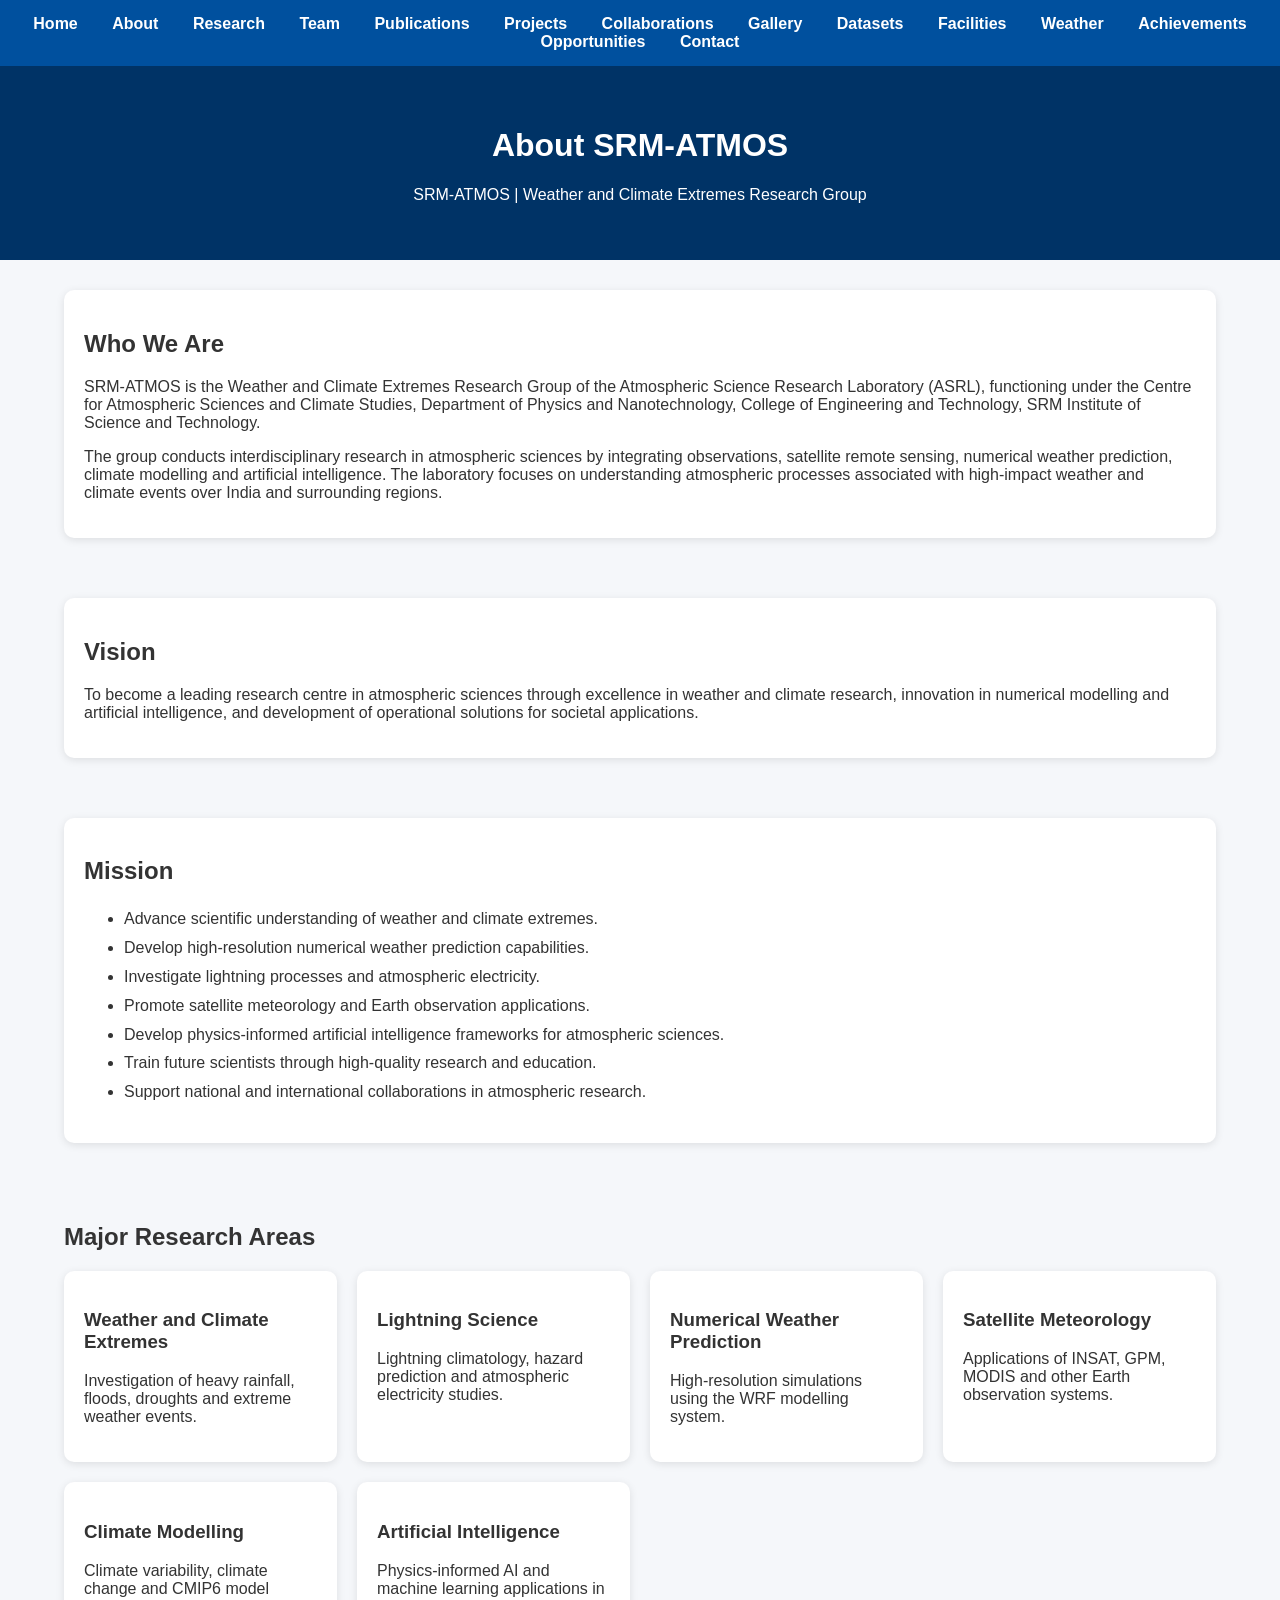
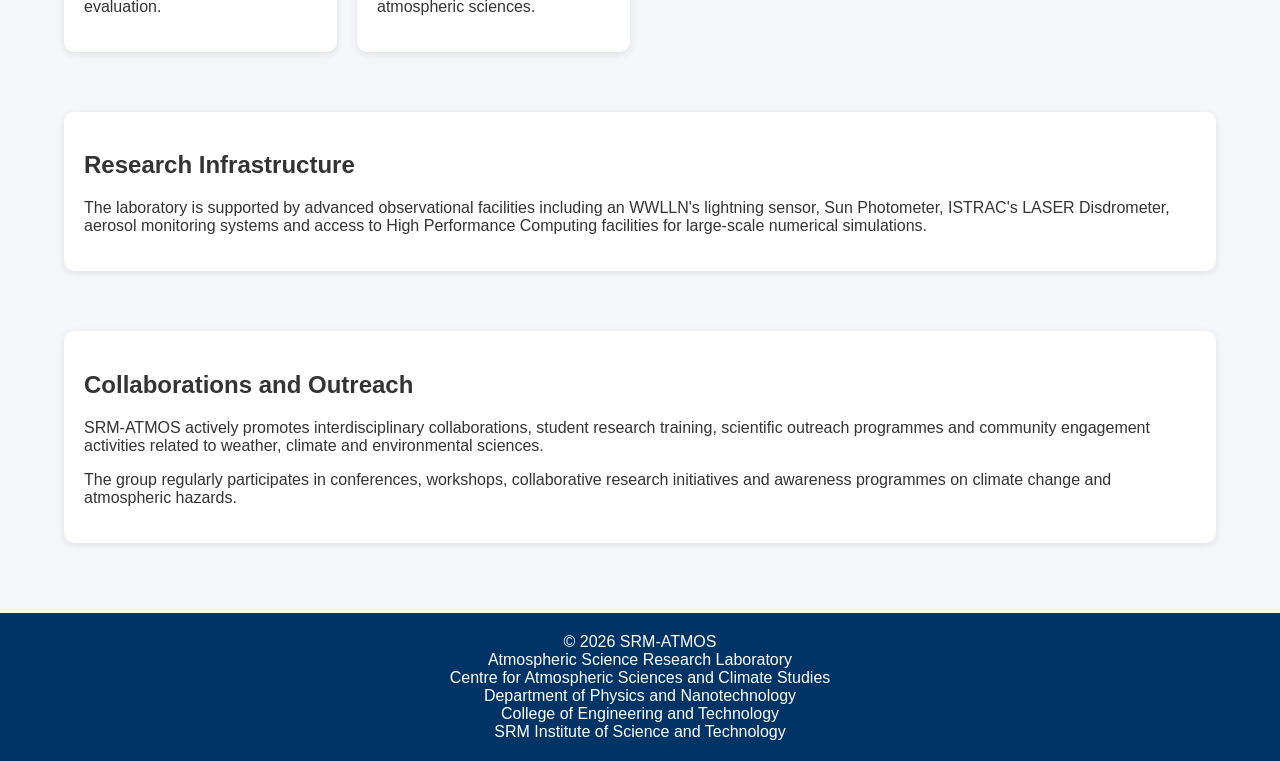
<file: about.html>
<!DOCTYPE html>

<html>

<head>

    <title>About - SRM-ATMOS</title>

    <link rel="stylesheet" href="css/style.css">

    <link rel="icon" href="images/logo.png">

    <meta charset="UTF-8">

    <meta name="viewport" content="width=device-width, initial-scale=1.0">

</head>

<body>

<nav>

    <a href="index.html">Home</a>
    <a href="about.html">About</a>
    <a href="research.html">Research</a>
    <a href="team.html">Team</a>
    <a href="publications.html">Publications</a>
    <a href="projects.html">Projects</a>
    <a href="collaborations.html">Collaborations</a>
    <a href="gallery.html">Gallery</a>
    <a href="datasets.html">Datasets</a>
    <a href="facilities.html">Facilities</a>
    <a href="weather.html">Weather</a>
    <a href="achievements.html">Achievements</a>
    <a href="opportunities.html">Opportunities</a>
    <a href="contact.html">Contact</a>

</nav>

<header>

<h1>About SRM-ATMOS</h1>

 <p>SRM-ATMOS | Weather and Climate Extremes Research Group</p>
</header>

<div class="container">

<section class="section">

<div class="card">

<h2>Who We Are</h2>

<p>
SRM-ATMOS is the Weather and Climate Extremes Research Group of the Atmospheric Science Research Laboratory (ASRL), functioning under the Centre for Atmospheric Sciences and Climate Studies, Department of Physics and Nanotechnology, College of Engineering and Technology, SRM Institute of Science and Technology.
</p>

<p>
The group conducts interdisciplinary research in atmospheric sciences by integrating observations, satellite remote sensing, numerical weather prediction, climate modelling and artificial intelligence. The laboratory focuses on understanding atmospheric processes associated with high-impact weather and climate events over India and surrounding regions.
</p>

</div>

</section>

<section class="section">

<div class="card">

<h2>Vision</h2>

<p>
To become a leading research centre in atmospheric sciences through excellence in weather and climate research, innovation in numerical modelling and artificial intelligence, and development of operational solutions for societal applications.
</p>

</div>

</section>

<section class="section">

<div class="card">

<h2>Mission</h2>

<ul>

<li>Advance scientific understanding of weather and climate extremes.</li>

<li>Develop high-resolution numerical weather prediction capabilities.</li>

<li>Investigate lightning processes and atmospheric electricity.</li>

<li>Promote satellite meteorology and Earth observation applications.</li>

<li>Develop physics-informed artificial intelligence frameworks for atmospheric sciences.</li>

<li>Train future scientists through high-quality research and education.</li>

<li>Support national and international collaborations in atmospheric research.</li>

</ul>

</div>

</section>

<section class="section">

<h2>Major Research Areas</h2>

<div class="grid">

<div class="card">
<h3>Weather and Climate Extremes</h3>
<p>Investigation of heavy rainfall, floods, droughts and extreme weather events.</p>
</div>

<div class="card">
<h3>Lightning Science</h3>
<p>Lightning climatology, hazard prediction and atmospheric electricity studies.</p>
</div>

<div class="card">
<h3>Numerical Weather Prediction</h3>
<p>High-resolution simulations using the WRF modelling system.</p>
</div>

<div class="card">
<h3>Satellite Meteorology</h3>
<p>Applications of INSAT, GPM, MODIS and other Earth observation systems.</p>
</div>

<div class="card">
<h3>Climate Modelling</h3>
<p>Climate variability, climate change and CMIP6 model evaluation.</p>
</div>

<div class="card">
<h3>Artificial Intelligence</h3>
<p>Physics-informed AI and machine learning applications in atmospheric sciences.</p>
</div>

</div>

</section>

<section class="section">

<div class="card">

<h2>Research Infrastructure</h2>

<p>
The laboratory is supported by advanced observational facilities including an WWLLN's lightning sensor, Sun Photometer, ISTRAC's LASER Disdrometer, aerosol monitoring systems and access to High Performance Computing facilities for large-scale numerical simulations.
</p>

</div>

</section>

<section class="section">

<div class="card">

<h2>Collaborations and Outreach</h2>

<p>
SRM-ATMOS actively promotes interdisciplinary collaborations, student research training, scientific outreach programmes and community engagement activities related to weather, climate and environmental sciences.
</p>

<p>
The group regularly participates in conferences, workshops, collaborative research initiatives and awareness programmes on climate change and atmospheric hazards.
</p>

</div>

</section>

</div>

<footer>

© 2026 SRM-ATMOS<br>

Atmospheric Science Research Laboratory<br>

Centre for Atmospheric Sciences and Climate Studies<br>

Department of Physics and Nanotechnology<br>

College of Engineering and Technology<br>

SRM Institute of Science and Technology

</footer>

</body>

</html>
</file>
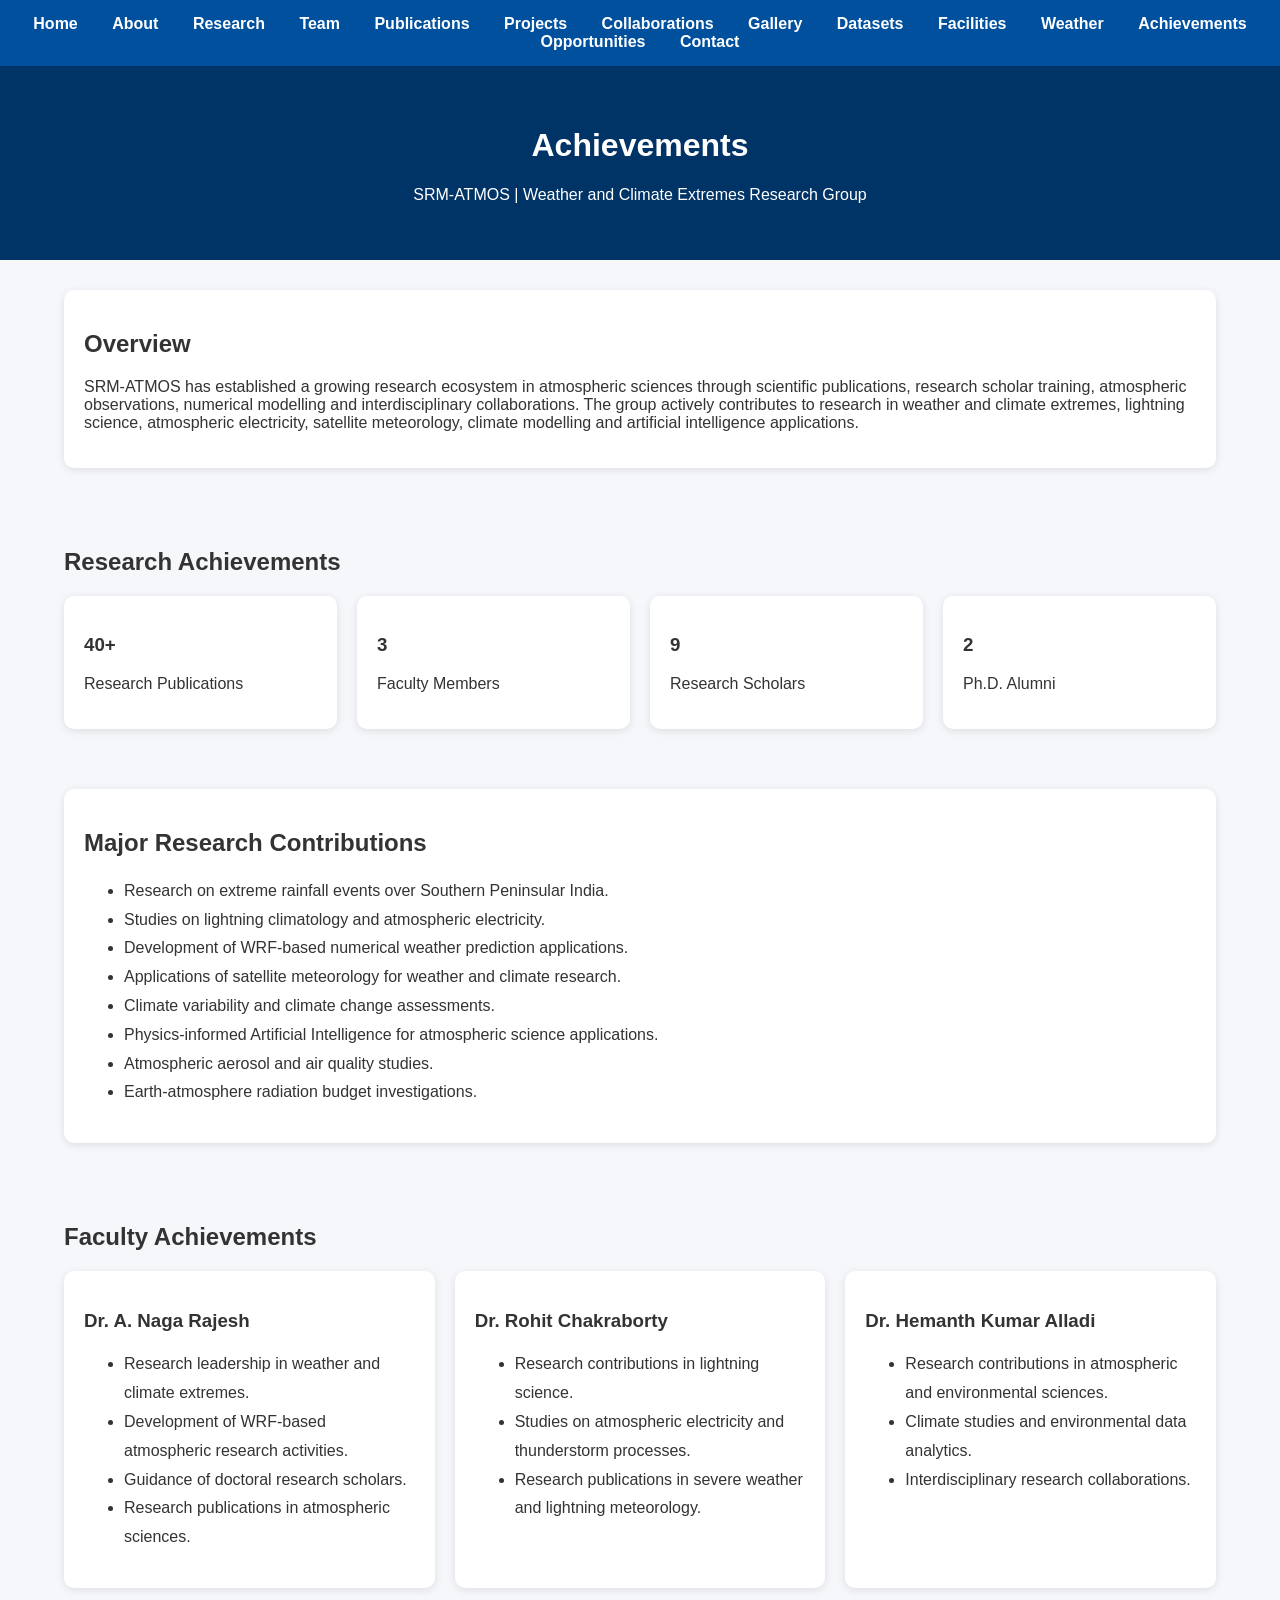
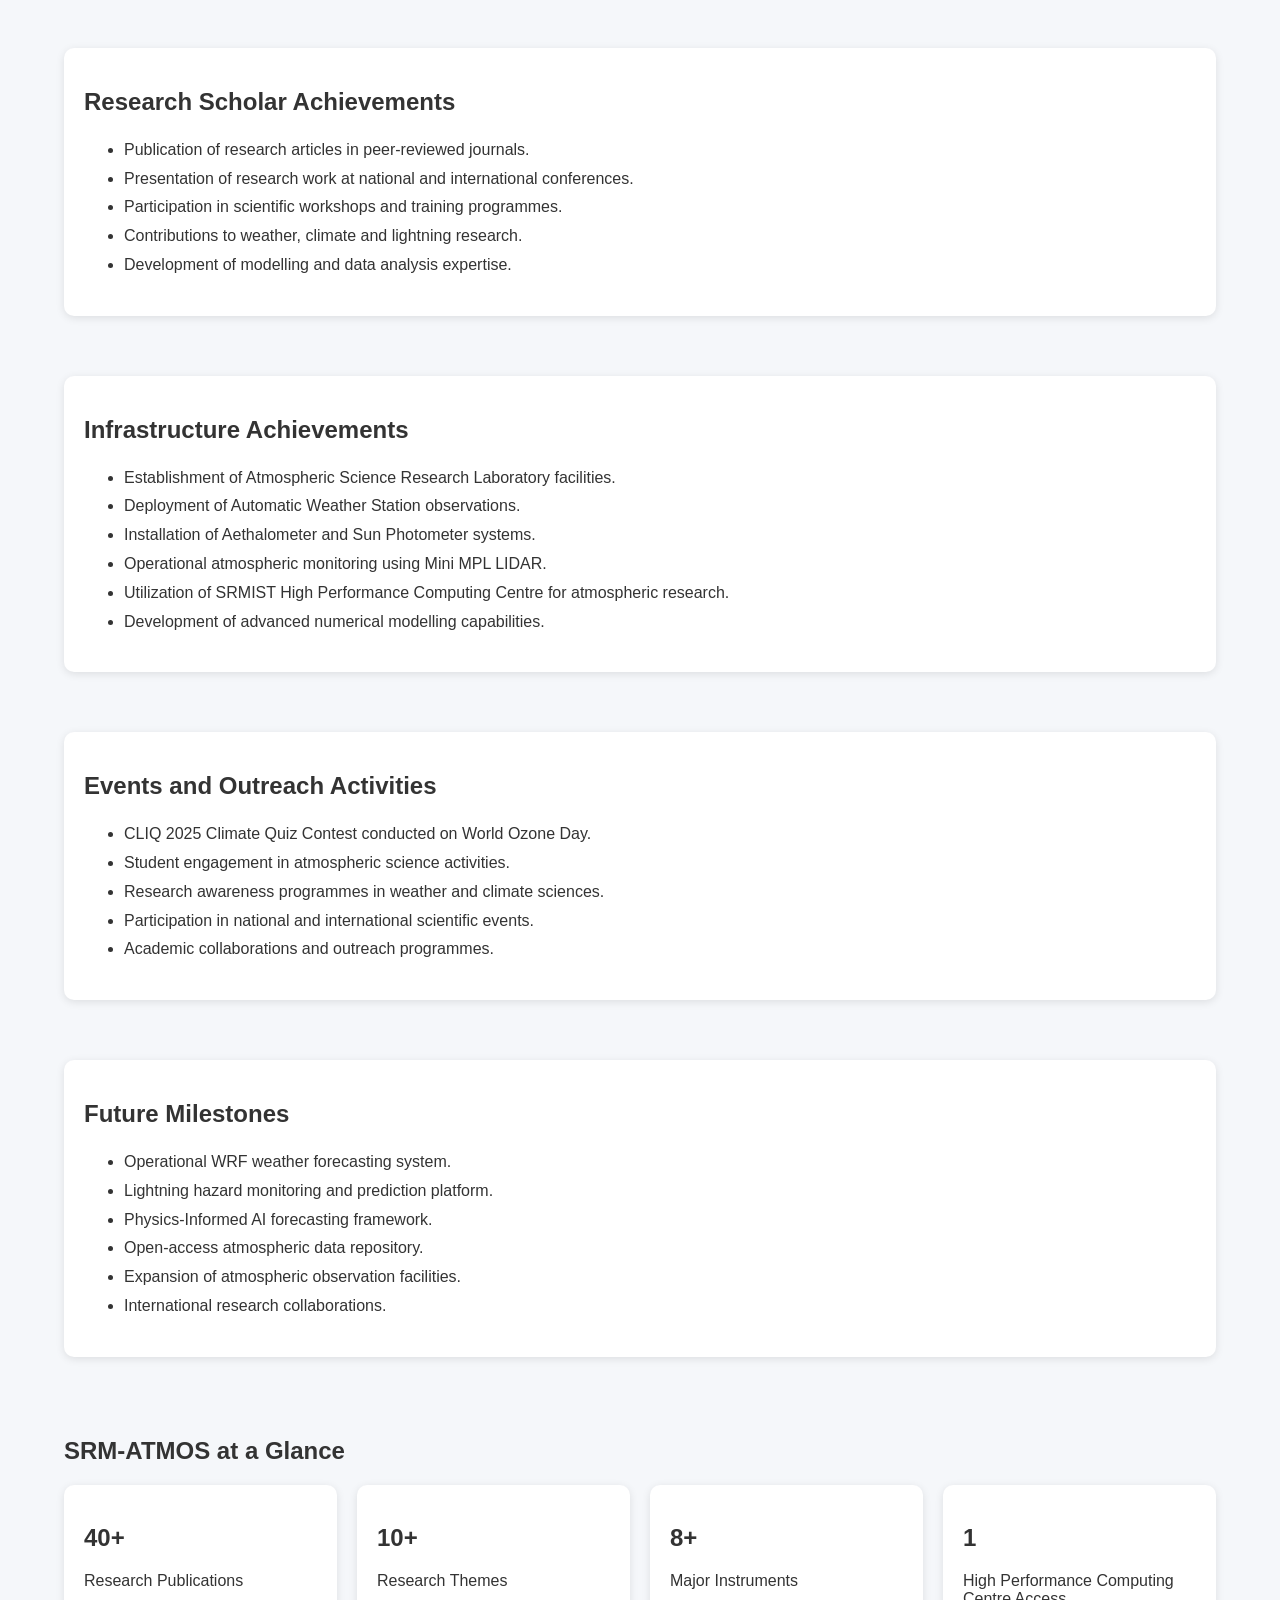
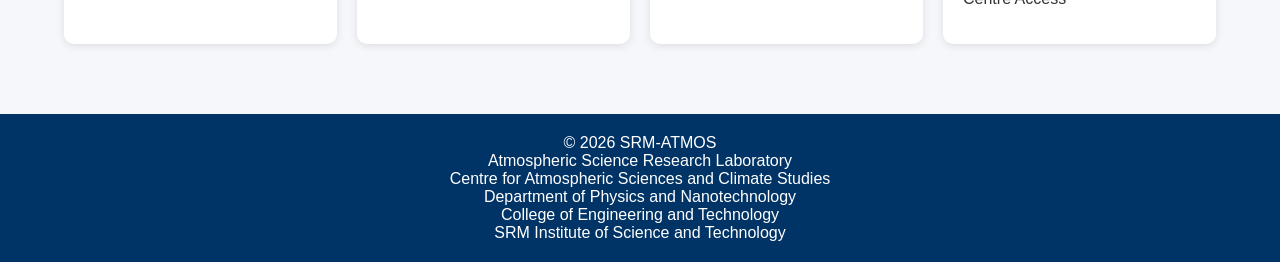
<file: achievements.html>
<!DOCTYPE html>

<html>

<head>

    <title>Achievements - SRM-ATMOS</title>

    <link rel="stylesheet" href="css/style.css">

    <link rel="icon" href="images/logo.png">

    <meta charset="UTF-8">

    <meta name="viewport" content="width=device-width, initial-scale=1.0">

</head>

<body>

<nav>

    <a href="index.html">Home</a>
    <a href="about.html">About</a>
    <a href="research.html">Research</a>
    <a href="team.html">Team</a>
    <a href="publications.html">Publications</a>
    <a href="projects.html">Projects</a>
    <a href="collaborations.html">Collaborations</a>
    <a href="gallery.html">Gallery</a>
    <a href="datasets.html">Datasets</a>
    <a href="facilities.html">Facilities</a>
    <a href="weather.html">Weather</a>
    <a href="achievements.html">Achievements</a>
    <a href="opportunities.html">Opportunities</a>
    <a href="contact.html">Contact</a>

</nav>

<header>

    <h1>Achievements</h1>

    <p>SRM-ATMOS | Weather and Climate Extremes Research Group</p>

</header>

<div class="container">

<section class="section">

<div class="card">

<h2>Overview</h2>

<p>
SRM-ATMOS has established a growing research ecosystem in atmospheric sciences through scientific publications, research scholar training, atmospheric observations, numerical modelling and interdisciplinary collaborations. The group actively contributes to research in weather and climate extremes, lightning science, atmospheric electricity, satellite meteorology, climate modelling and artificial intelligence applications.
</p>

</div>

</section>

<section class="section">

<h2>Research Achievements</h2>

<div class="grid">

<div class="card">
<h3>40+</h3>
<p>Research Publications</p>
</div>

<div class="card">
<h3>3</h3>
<p>Faculty Members</p>
</div>

<div class="card">
<h3>9</h3>
<p>Research Scholars</p>
</div>

<div class="card">
<h3>2</h3>
<p>Ph.D. Alumni</p>
</div>

</div>

</section>

<section class="section">

<div class="card">

<h2>Major Research Contributions</h2>

<ul>

<li>Research on extreme rainfall events over Southern Peninsular India.</li>

<li>Studies on lightning climatology and atmospheric electricity.</li>

<li>Development of WRF-based numerical weather prediction applications.</li>

<li>Applications of satellite meteorology for weather and climate research.</li>

<li>Climate variability and climate change assessments.</li>

<li>Physics-informed Artificial Intelligence for atmospheric science applications.</li>

<li>Atmospheric aerosol and air quality studies.</li>

<li>Earth-atmosphere radiation budget investigations.</li>

</ul>

</div>

</section>

<section class="section">

<h2>Faculty Achievements</h2>

<div class="grid">

<div class="card">

<h3>Dr. A. Naga Rajesh</h3>

<ul>

<li>Research leadership in weather and climate extremes.</li>

<li>Development of WRF-based atmospheric research activities.</li>

<li>Guidance of doctoral research scholars.</li>

<li>Research publications in atmospheric sciences.</li>

</ul>

</div>

<div class="card">

<h3>Dr. Rohit Chakraborty</h3>

<ul>

<li>Research contributions in lightning science.</li>

<li>Studies on atmospheric electricity and thunderstorm processes.</li>

<li>Research publications in severe weather and lightning meteorology.</li>

</ul>

</div>

<div class="card">

<h3>Dr. Hemanth Kumar Alladi</h3>

<ul>

<li>Research contributions in atmospheric and environmental sciences.</li>

<li>Climate studies and environmental data analytics.</li>

<li>Interdisciplinary research collaborations.</li>

</ul>

</div>

</div>

</section>

<section class="section">

<div class="card">

<h2>Research Scholar Achievements</h2>

<ul>

<li>Publication of research articles in peer-reviewed journals.</li>

<li>Presentation of research work at national and international conferences.</li>

<li>Participation in scientific workshops and training programmes.</li>

<li>Contributions to weather, climate and lightning research.</li>

<li>Development of modelling and data analysis expertise.</li>

</ul>

</div>

</section>

<section class="section">

<div class="card">

<h2>Infrastructure Achievements</h2>

<ul>

<li>Establishment of Atmospheric Science Research Laboratory facilities.</li>

<li>Deployment of Automatic Weather Station observations.</li>

<li>Installation of Aethalometer and Sun Photometer systems.</li>

<li>Operational atmospheric monitoring using Mini MPL LIDAR.</li>

<li>Utilization of SRMIST High Performance Computing Centre for atmospheric research.</li>

<li>Development of advanced numerical modelling capabilities.</li>

</ul>

</div>

</section>

<section class="section">

<div class="card">

<h2>Events and Outreach Activities</h2>

<ul>

<li>CLIQ 2025 Climate Quiz Contest conducted on World Ozone Day.</li>

<li>Student engagement in atmospheric science activities.</li>

<li>Research awareness programmes in weather and climate sciences.</li>

<li>Participation in national and international scientific events.</li>

<li>Academic collaborations and outreach programmes.</li>

</ul>

</div>

</section>

<section class="section">

<div class="card">

<h2>Future Milestones</h2>

<ul>

<li>Operational WRF weather forecasting system.</li>

<li>Lightning hazard monitoring and prediction platform.</li>

<li>Physics-Informed AI forecasting framework.</li>

<li>Open-access atmospheric data repository.</li>

<li>Expansion of atmospheric observation facilities.</li>

<li>International research collaborations.</li>

</ul>

</div>

</section>

<section class="section">

<h2>SRM-ATMOS at a Glance</h2>

<div class="grid">

<div class="card">
<h2>40+</h2>
<p>Research Publications</p>
</div>

<div class="card">
<h2>10+</h2>
<p>Research Themes</p>
</div>

<div class="card">
<h2>8+</h2>
<p>Major Instruments</p>
</div>

<div class="card">
<h2>1</h2>
<p>High Performance Computing Centre Access</p>
</div>

</div>

</section>

</div>

<footer>

© 2026 SRM-ATMOS<br>

Atmospheric Science Research Laboratory<br>

Centre for Atmospheric Sciences and Climate Studies<br>

Department of Physics and Nanotechnology<br>

College of Engineering and Technology<br>

SRM Institute of Science and Technology

</footer>

</body>

</html>
</file>
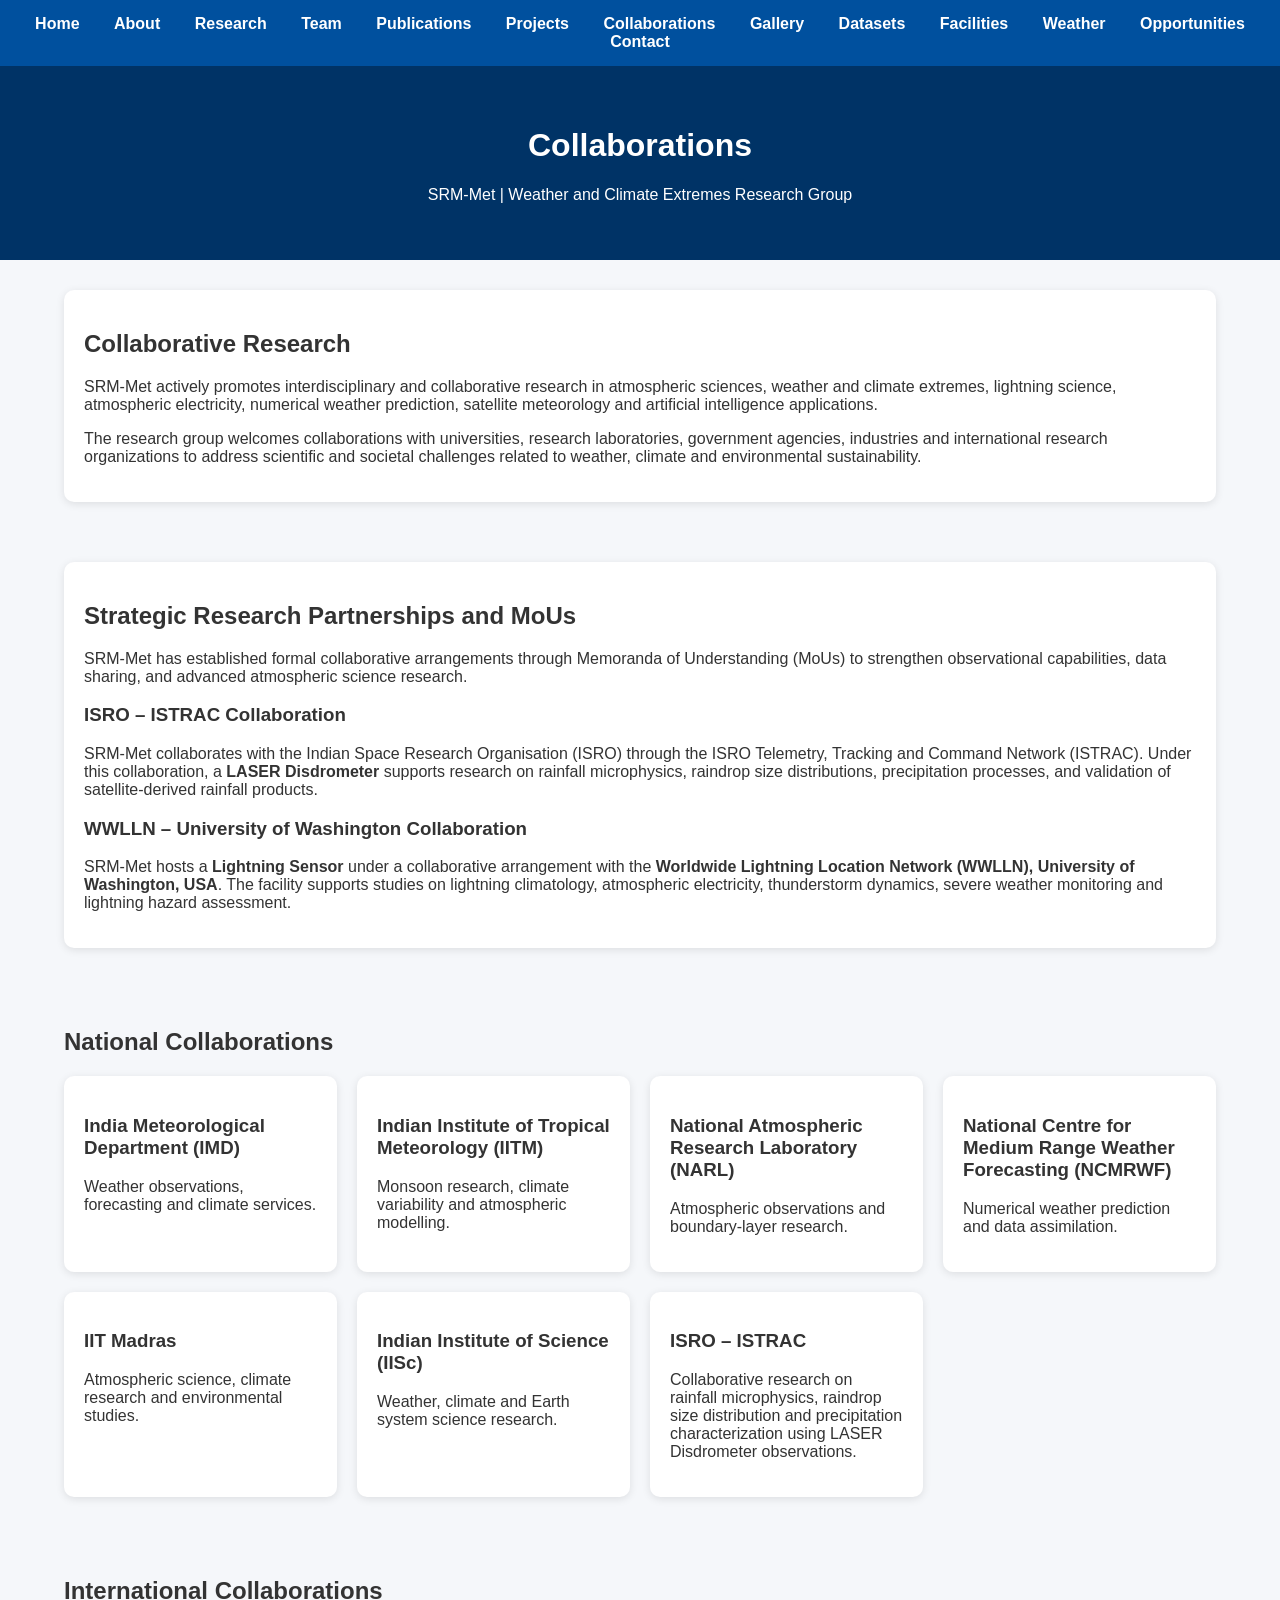
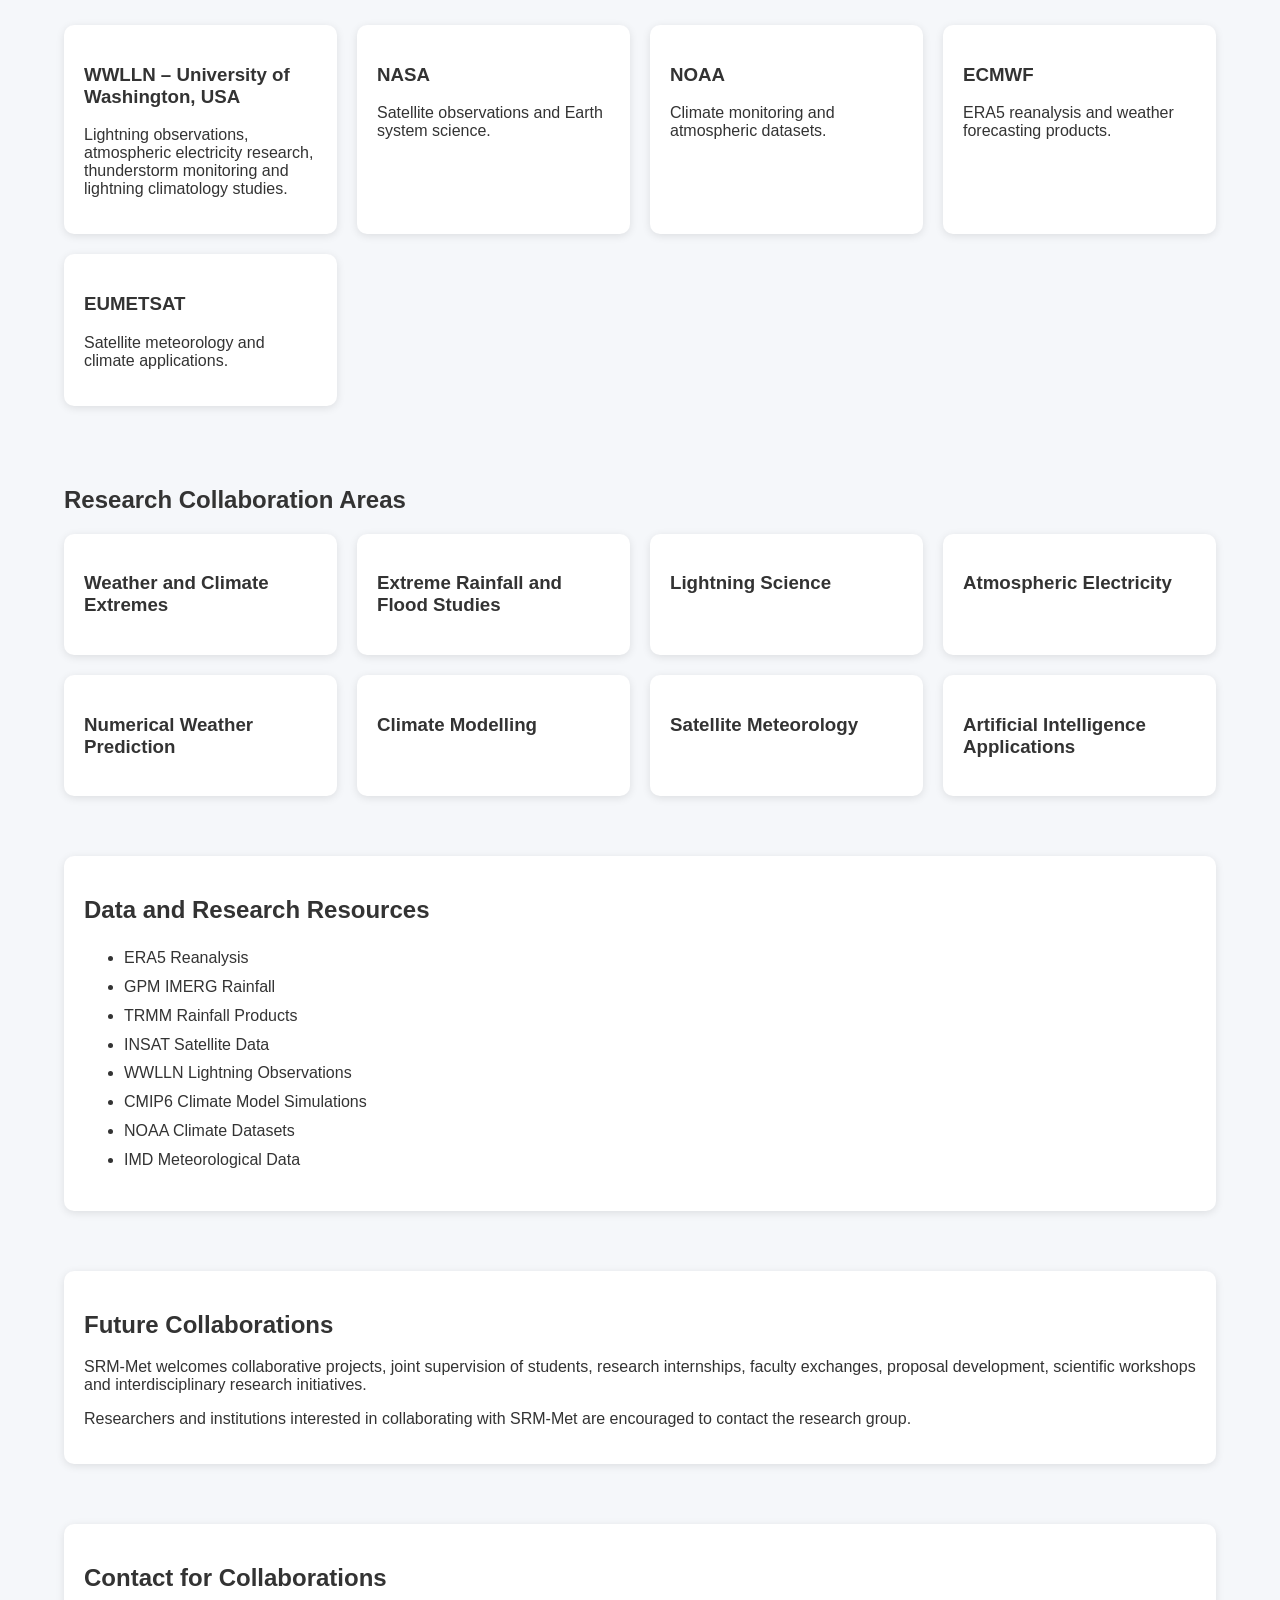
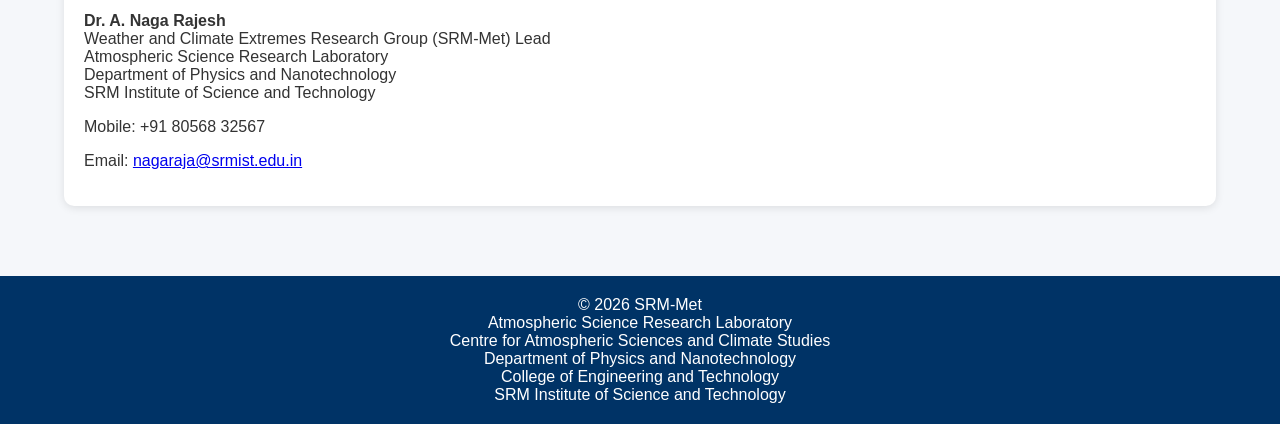
<file: collaborations.html>
<!DOCTYPE html>

<html>

<head>

    <title>Collaborations - SRM-Met</title>

    <link rel="stylesheet" href="css/style.css">

    <link rel="icon" href="images/logo.png">

    <meta charset="UTF-8">

    <meta name="viewport" content="width=device-width, initial-scale=1.0">
<!-- Google tag (gtag.js) -->
<script async src="https://www.googletagmanager.com/gtag/js?id=G-F5K1TEDGQZ"></script>
<script>
  window.dataLayer = window.dataLayer || [];
  function gtag(){dataLayer.push(arguments);}
  gtag('js', new Date());

  gtag('config', 'G-F5K1TEDGQZ');
</script>
</head>

<body>

<nav>

    <a href="index.html">Home</a>
    <a href="about.html">About</a>
    <a href="research.html">Research</a>
    <a href="team.html">Team</a>
    <a href="publications.html">Publications</a>
    <a href="projects.html">Projects</a>
    <a href="collaborations.html">Collaborations</a>
    <a href="gallery.html">Gallery</a>
    <a href="datasets.html">Datasets</a>
    <a href="facilities.html">Facilities</a>
    <a href="weather.html">Weather</a>
    <a href="opportunities.html">Opportunities</a>
    <a href="contact.html">Contact</a>

</nav>

<header>

<h1>Collaborations</h1>

<p>SRM-Met | Weather and Climate Extremes Research Group</p>

</header>

<div class="container">

<section class="section">

<div class="card">

<h2>Collaborative Research</h2>

<p>
SRM-Met actively promotes interdisciplinary and collaborative research in atmospheric sciences, weather and climate extremes, lightning science, atmospheric electricity, numerical weather prediction, satellite meteorology and artificial intelligence applications.
</p>

<p>
The research group welcomes collaborations with universities, research laboratories, government agencies, industries and international research organizations to address scientific and societal challenges related to weather, climate and environmental sustainability.
</p>

</div>

</section>

<section class="section">

<div class="card">

<h2>Strategic Research Partnerships and MoUs</h2>

<p>
SRM-Met has established formal collaborative arrangements through Memoranda of Understanding (MoUs) to strengthen observational capabilities, data sharing, and advanced atmospheric science research.
</p>

<h3>ISRO – ISTRAC Collaboration</h3>

<p>
SRM-Met collaborates with the Indian Space Research Organisation (ISRO) through the ISRO Telemetry, Tracking and Command Network (ISTRAC). Under this collaboration, a <strong>LASER Disdrometer</strong> supports research on rainfall microphysics, raindrop size distributions, precipitation processes, and validation of satellite-derived rainfall products.
</p>

<h3>WWLLN – University of Washington Collaboration</h3>

<p>
SRM-Met hosts a <strong>Lightning Sensor</strong> under a collaborative arrangement with the <strong>Worldwide Lightning Location Network (WWLLN), University of Washington, USA</strong>. The facility supports studies on lightning climatology, atmospheric electricity, thunderstorm dynamics, severe weather monitoring and lightning hazard assessment.
</p>

</div>

</section>
</section>

<section class="section">

<h2>National Collaborations</h2>

<div class="grid">

<div class="card">
<h3>India Meteorological Department (IMD)</h3>
<p>Weather observations, forecasting and climate services.</p>
</div>

<div class="card">
<h3>Indian Institute of Tropical Meteorology (IITM)</h3>
<p>Monsoon research, climate variability and atmospheric modelling.</p>
</div>

<div class="card">
<h3>National Atmospheric Research Laboratory (NARL)</h3>
<p>Atmospheric observations and boundary-layer research.</p>
</div>

<div class="card">
<h3>National Centre for Medium Range Weather Forecasting (NCMRWF)</h3>
<p>Numerical weather prediction and data assimilation.</p>
</div>

<div class="card">
<h3>IIT Madras</h3>
<p>Atmospheric science, climate research and environmental studies.</p>
</div>

<div class="card">
<h3>Indian Institute of Science (IISc)</h3>
<p>Weather, climate and Earth system science research.</p>
</div>

<div class="card">
<h3>ISRO – ISTRAC</h3>
<p>
Collaborative research on rainfall microphysics, raindrop size distribution and precipitation characterization using LASER Disdrometer observations.
</p>
</div>
    
</div>

</section>

<section class="section">

<h2>International Collaborations</h2>

<div class="grid">

<div class="card">
<h3>WWLLN – University of Washington, USA</h3>
<p>
Lightning observations, atmospheric electricity research, thunderstorm monitoring and lightning climatology studies.
</p>
</div>

<div class="card">
<h3>NASA</h3>
<p>Satellite observations and Earth system science.</p>
</div>

<div class="card">
<h3>NOAA</h3>
<p>Climate monitoring and atmospheric datasets.</p>
</div>

<div class="card">
<h3>ECMWF</h3>
<p>ERA5 reanalysis and weather forecasting products.</p>
</div>

<div class="card">
<h3>EUMETSAT</h3>
<p>Satellite meteorology and climate applications.</p>
</div>

</div>

</section>

<section class="section">

<h2>Research Collaboration Areas</h2>

<div class="grid">

<div class="card">
<h3>Weather and Climate Extremes</h3>
</div>

<div class="card">
<h3>Extreme Rainfall and Flood Studies</h3>
</div>

<div class="card">
<h3>Lightning Science</h3>
</div>

<div class="card">
<h3>Atmospheric Electricity</h3>
</div>

<div class="card">
<h3>Numerical Weather Prediction</h3>
</div>

<div class="card">
<h3>Climate Modelling</h3>
</div>

<div class="card">
<h3>Satellite Meteorology</h3>
</div>

<div class="card">
<h3>Artificial Intelligence Applications</h3>
</div>

</div>

</section>

<section class="section">

<div class="card">

<h2>Data and Research Resources</h2>

<ul>

<li>ERA5 Reanalysis</li>

<li>GPM IMERG Rainfall</li>

<li>TRMM Rainfall Products</li>

<li>INSAT Satellite Data</li>

<li>WWLLN Lightning Observations</li>

<li>CMIP6 Climate Model Simulations</li>

<li>NOAA Climate Datasets</li>

<li>IMD Meteorological Data</li>

</ul>

</div>

</section>

<section class="section">

<div class="card">

<h2>Future Collaborations</h2>

<p>
SRM-Met welcomes collaborative projects, joint supervision of students, research internships, faculty exchanges, proposal development, scientific workshops and interdisciplinary research initiatives.
</p>

<p>
Researchers and institutions interested in collaborating with SRM-Met are encouraged to contact the research group.
</p>

</div>

</section>

<section class="section">

<div class="card">

<h2>Contact for Collaborations</h2>

<p>

<strong>Dr. A. Naga Rajesh</strong><br>
Weather and Climate Extremes Research Group (SRM-Met) Lead<br>
Atmospheric Science Research Laboratory<br>
Department of Physics and Nanotechnology<br>
SRM Institute of Science and Technology

</p>

<p>
Mobile: +91 80568 32567
</p>

<p>
Email:
<a href="mailto:nagaraja@srmist.edu.in">
nagaraja@srmist.edu.in
</a>
</p>
</div>

</section>

</div>

<footer>

© 2026 SRM-Met<br>

Atmospheric Science Research Laboratory<br>

Centre for Atmospheric Sciences and Climate Studies<br>

Department of Physics and Nanotechnology<br>

College of Engineering and Technology<br>

SRM Institute of Science and Technology

</footer>

</body>

</html>
</file>
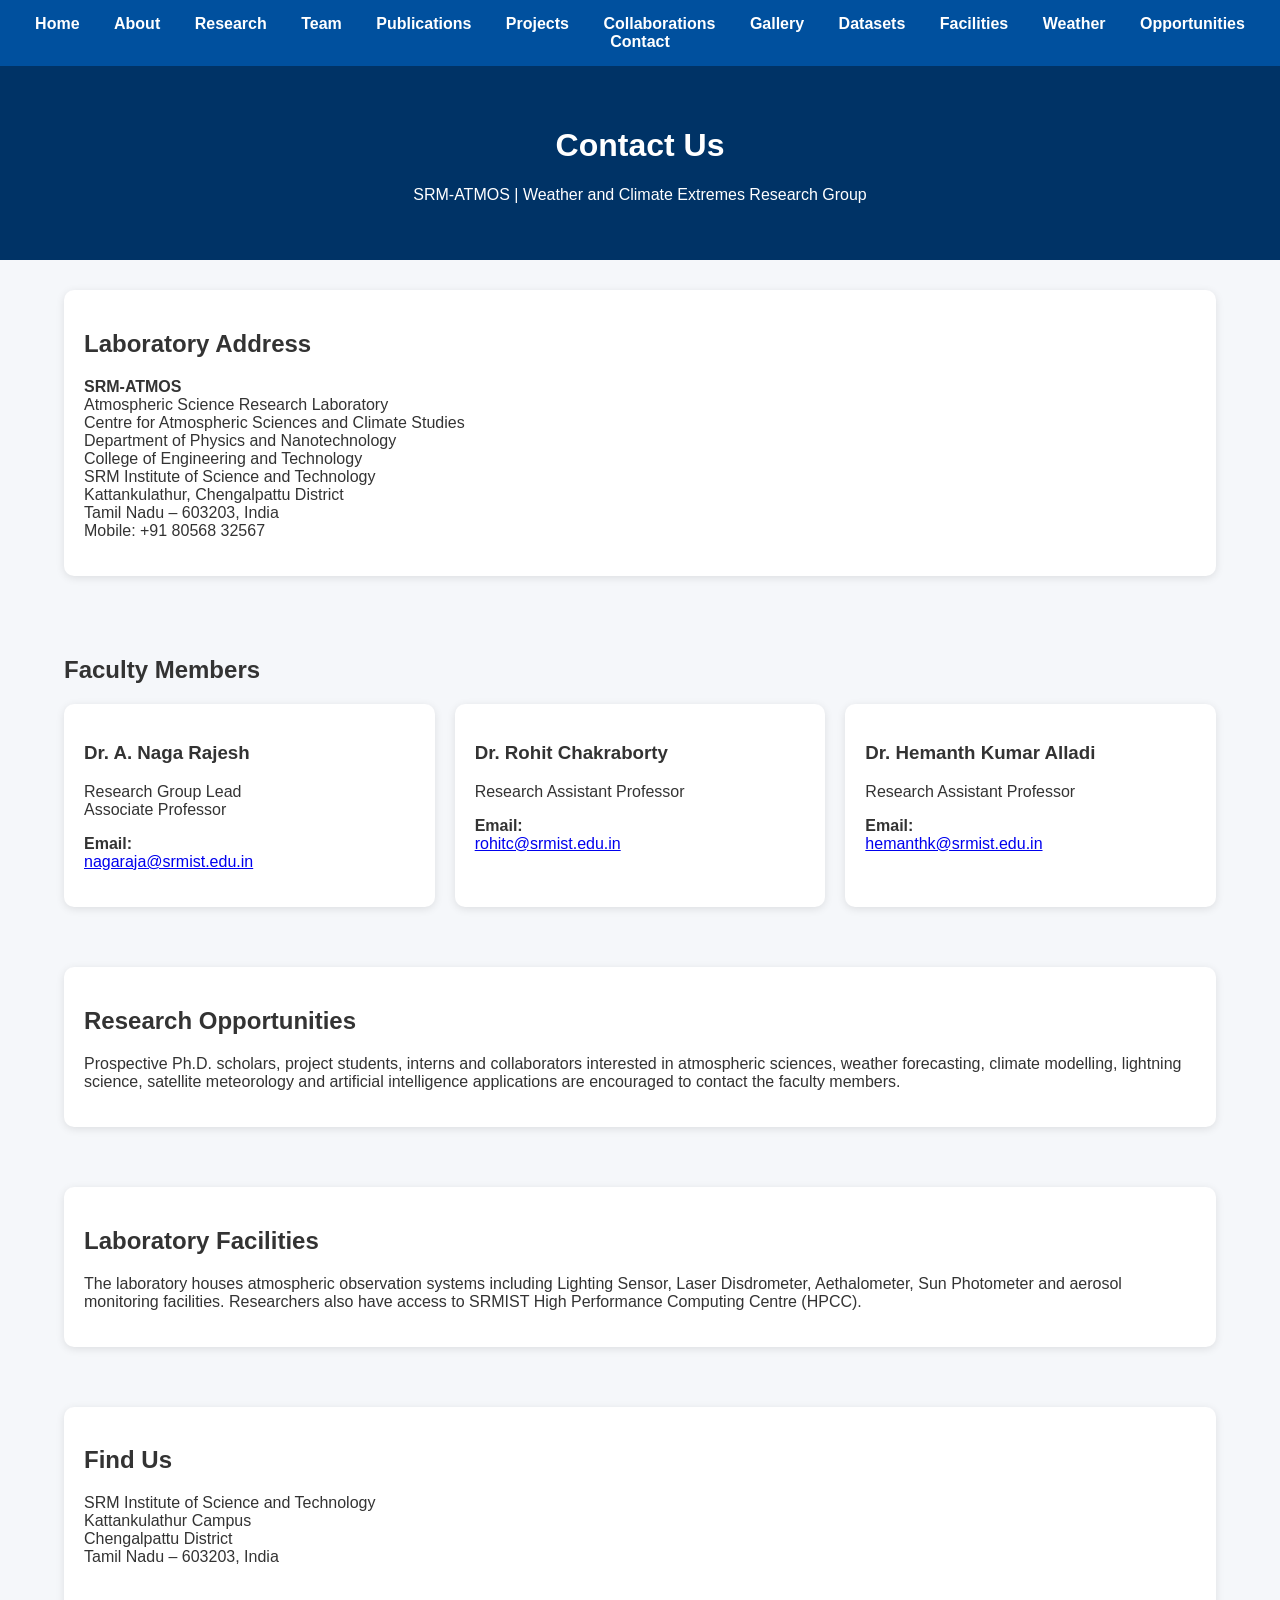
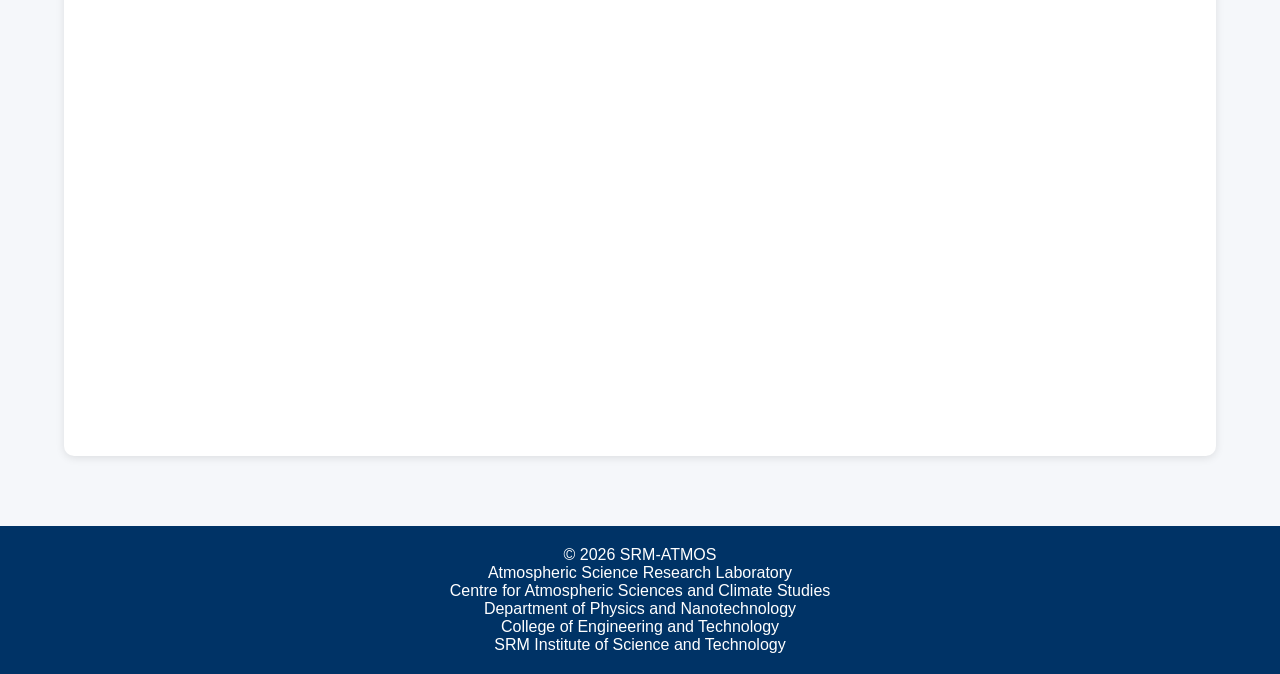
<file: contact.html>
<!DOCTYPE html>

<html>

<head>


<title>Contact - SRM-ATMOS</title>

<link rel="stylesheet" href="css/style.css">

<link rel="icon" href="images/logo.png">

<meta charset="UTF-8">

<meta name="viewport" content="width=device-width, initial-scale=1.0">

</head>

<body>

<nav>

<a href="index.html">Home</a>
<a href="about.html">About</a>
<a href="research.html">Research</a>
<a href="team.html">Team</a>
<a href="publications.html">Publications</a>
<a href="projects.html">Projects</a>
<a href="collaborations.html">Collaborations</a>
<a href="gallery.html">Gallery</a>
<a href="datasets.html">Datasets</a>
<a href="facilities.html">Facilities</a>
<a href="weather.html">Weather</a>
<a href="opportunities.html">Opportunities</a>
<a href="contact.html">Contact</a>


</nav>

<header>

<h1>Contact Us</h1>

<p>SRM-ATMOS | Weather and Climate Extremes Research Group</p>
</header>

<div class="container">

<section class="section">

<div class="card">

<h2>Laboratory Address</h2>

<p>

<strong>SRM-ATMOS</strong><br>

Atmospheric Science Research Laboratory<br>

Centre for Atmospheric Sciences and Climate Studies<br>

Department of Physics and Nanotechnology<br>

College of Engineering and Technology<br>

SRM Institute of Science and Technology<br>

Kattankulathur, Chengalpattu District<br>

Tamil Nadu – 603203, India<br>
Mobile: +91 80568 32567

</p>

</div>

</section>

<section class="section">

<h2>Faculty Members</h2>

<div class="grid">

<div class="card">

<h3>Dr. A. Naga Rajesh</h3>

<p>
Research Group Lead<br>
Associate Professor
</p>

<p>

<strong>Email:</strong><br>

<a href="mailto:nagaraja@srmist.edu.in">
nagaraja@srmist.edu.in
</a>

</p>

</div>

<div class="card">

<h3>Dr. Rohit Chakraborty</h3>

<p>
Research Assistant Professor
</p>
<p>

<strong>Email:</strong><br>

<a href="mailto:rohitc@srmist.edu.in">
rohitc@srmist.edu.in
</a>

</p>

</div>

<div class="card">

<h3>Dr. Hemanth Kumar Alladi</h3>

<p>
Research Assistant Professor
</p>
<p>

<strong>Email:</strong><br>

<a href="mailto:hemanthk@srmist.edu.in">
hemanthk@srmist.edu.in
</a>

</p>
</div>

</div>

</section>

<section class="section">

<div class="card">

<h2>Research Opportunities</h2>

<p>

Prospective Ph.D. scholars, project students, interns and collaborators interested in atmospheric sciences, weather forecasting, climate modelling, lightning science, satellite meteorology and artificial intelligence applications are encouraged to contact the faculty members.

</p>

</div>

</section>

<section class="section">

<div class="card">

<h2>Laboratory Facilities</h2>

<p>

The laboratory houses atmospheric observation systems including Lighting Sensor, Laser Disdrometer, Aethalometer, Sun Photometer and aerosol monitoring facilities. Researchers also have access to SRMIST High Performance Computing Centre (HPCC).

</p>

</div>

</section>

<section class="section">

<div class="card">

<h2>Find Us</h2>

<p>

SRM Institute of Science and Technology<br>

Kattankulathur Campus<br>

Chengalpattu District<br>

Tamil Nadu – 603203, India

</p>

<iframe
src="https://www.google.com/maps?q=SRM%20Institute%20of%20Science%20and%20Technology%20Kattankulathur&output=embed"
width="100%"
height="450"
style="border:0;"
allowfullscreen=""
loading="lazy">
</iframe>

</div>

</section>

</div>

<footer>

© 2026 SRM-ATMOS<br>

Atmospheric Science Research Laboratory<br>

Centre for Atmospheric Sciences and Climate Studies<br>

Department of Physics and Nanotechnology<br>

College of Engineering and Technology<br>

SRM Institute of Science and Technology

</footer>

</body>

</html>
</file>
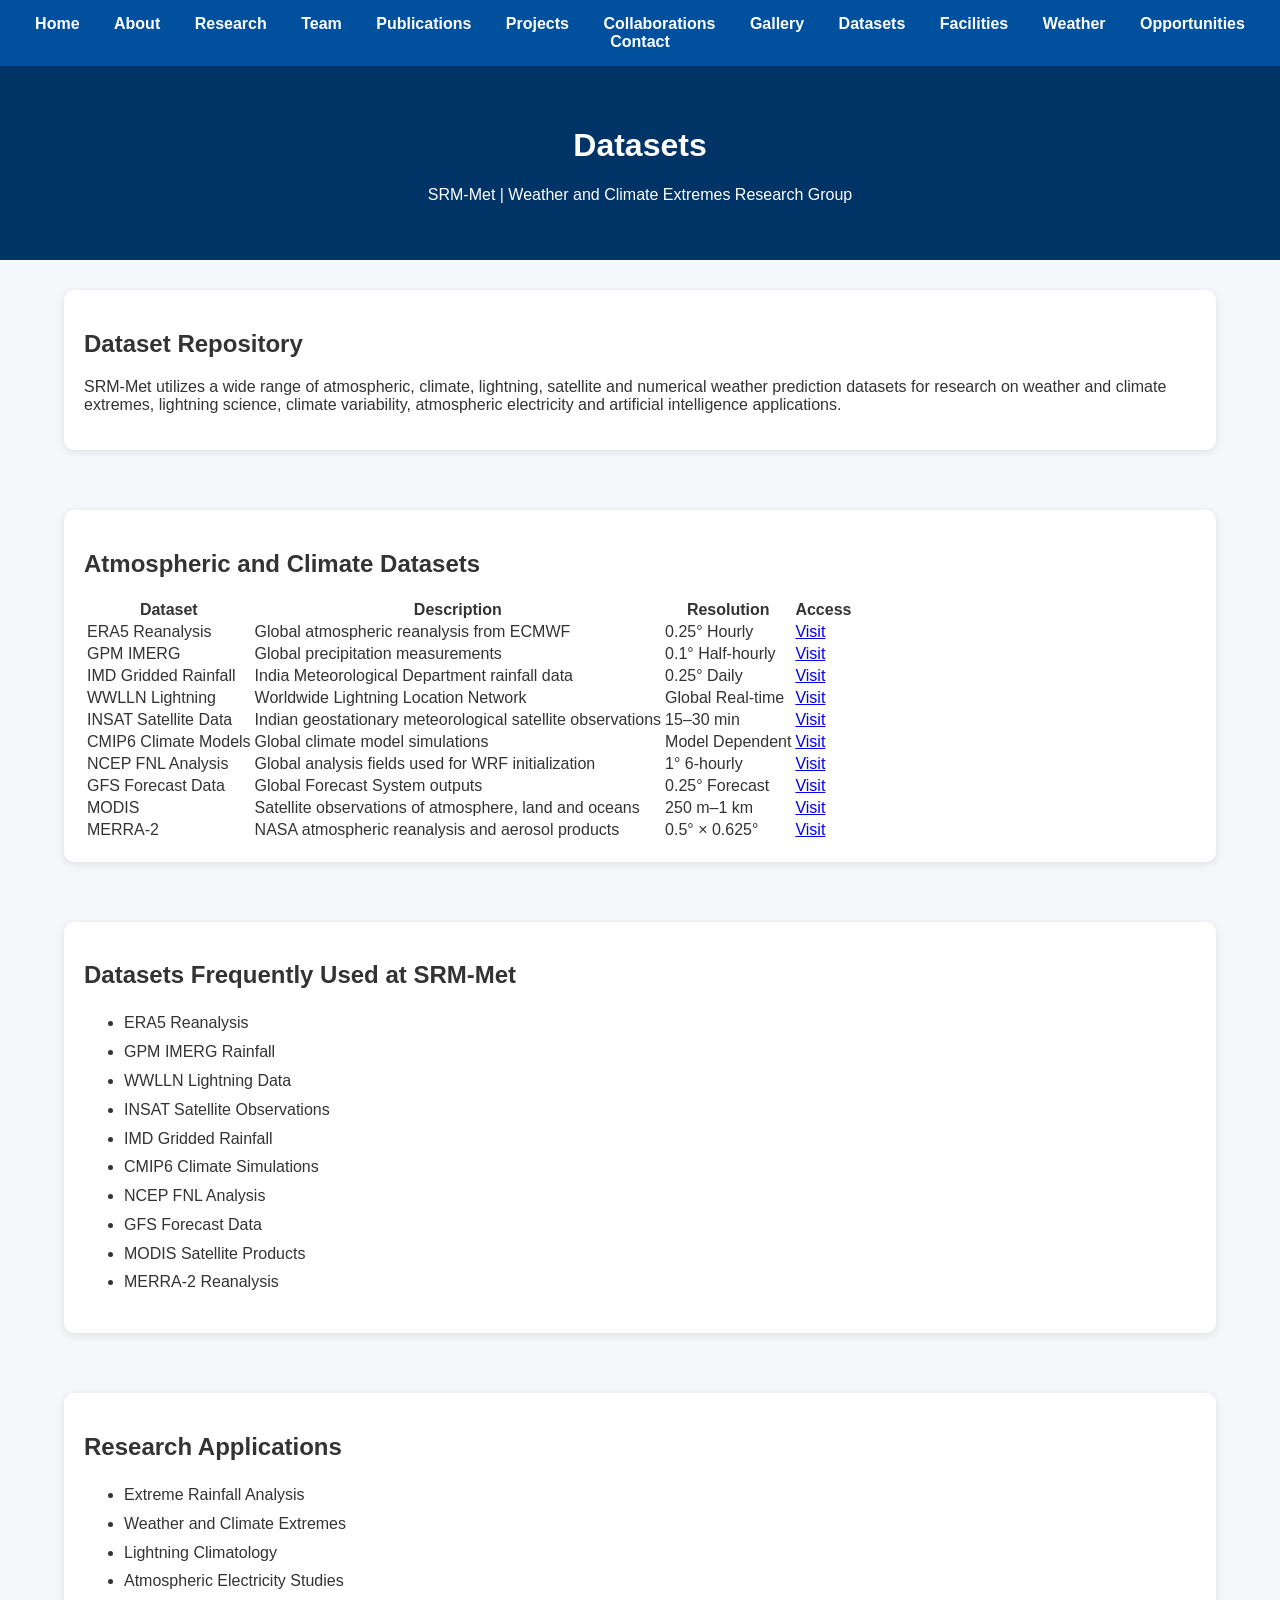
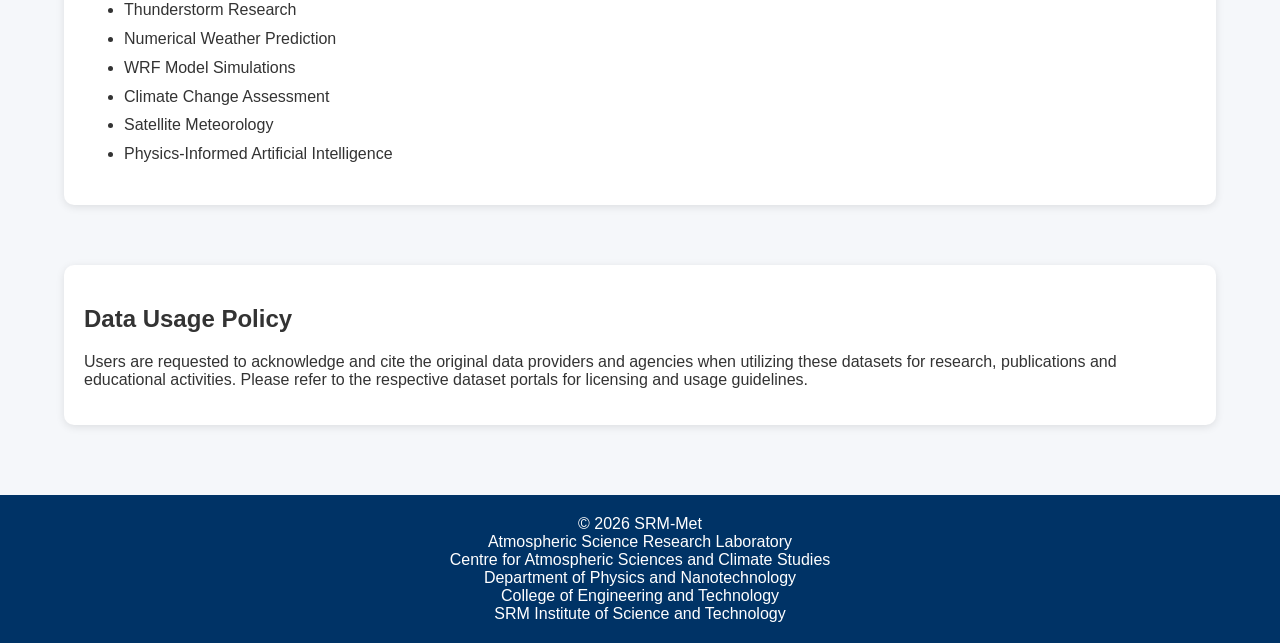
<file: datasets.html>
<!DOCTYPE html>

<html>

<head>

    <title>Datasets - SRM-Met</title>

    <link rel="stylesheet" href="css/style.css">

    <link rel="icon" href="images/logo.png">

    <meta charset="UTF-8">

    <meta name="viewport" content="width=device-width, initial-scale=1.0">

</head>

<body>

<nav>

    <a href="index.html">Home</a>
    <a href="about.html">About</a>
    <a href="research.html">Research</a>
    <a href="team.html">Team</a>
    <a href="publications.html">Publications</a>
    <a href="projects.html">Projects</a>
    <a href="collaborations.html">Collaborations</a>
    <a href="gallery.html">Gallery</a>
    <a href="datasets.html">Datasets</a>
    <a href="facilities.html">Facilities</a>
    <a href="weather.html">Weather</a>
    <a href="opportunities.html">Opportunities</a>
    <a href="contact.html">Contact</a>

</nav>

<header>

    <h1>Datasets</h1>

    <p>SRM-Met | Weather and Climate Extremes Research Group</p>

</header>

<div class="container">

<section class="section">

<div class="card">

<h2>Dataset Repository</h2>

<p>
SRM-Met utilizes a wide range of atmospheric, climate, lightning, satellite and numerical weather prediction datasets for research on weather and climate extremes, lightning science, climate variability, atmospheric electricity and artificial intelligence applications.
</p>

</div>

</section>

<section class="section">

<div class="card">

<h2>Atmospheric and Climate Datasets</h2>

<table>

<tr>
<th>Dataset</th>
<th>Description</th>
<th>Resolution</th>
<th>Access</th>
</tr>

<tr>
<td>ERA5 Reanalysis</td>
<td>Global atmospheric reanalysis from ECMWF</td>
<td>0.25° Hourly</td>
<td><a href="https://cds.climate.copernicus.eu/" target="_blank">Visit</a></td>
</tr>

<tr>
<td>GPM IMERG</td>
<td>Global precipitation measurements</td>
<td>0.1° Half-hourly</td>
<td><a href="https://gpm.nasa.gov/data/imerg" target="_blank">Visit</a></td>
</tr>

<tr>
<td>IMD Gridded Rainfall</td>
<td>India Meteorological Department rainfall data</td>
<td>0.25° Daily</td>
<td><a href="https://imdpune.gov.in/" target="_blank">Visit</a></td>
</tr>

<tr>
<td>WWLLN Lightning</td>
<td>Worldwide Lightning Location Network</td>
<td>Global Real-time</td>
<td><a href="https://wwlln.net/" target="_blank">Visit</a></td>
</tr>

<tr>
<td>INSAT Satellite Data</td>
<td>Indian geostationary meteorological satellite observations</td>
<td>15–30 min</td>
<td><a href="https://www.mosdac.gov.in/" target="_blank">Visit</a></td>
</tr>

<tr>
<td>CMIP6 Climate Models</td>
<td>Global climate model simulations</td>
<td>Model Dependent</td>
<td><a href="https://esgf-node.llnl.gov/search/cmip6/" target="_blank">Visit</a></td>
</tr>

<tr>
<td>NCEP FNL Analysis</td>
<td>Global analysis fields used for WRF initialization</td>
<td>1° 6-hourly</td>
<td><a href="https://rda.ucar.edu/datasets/ds083.2/" target="_blank">Visit</a></td>
</tr>

<tr>
<td>GFS Forecast Data</td>
<td>Global Forecast System outputs</td>
<td>0.25° Forecast</td>
<td><a href="https://www.ncei.noaa.gov/products/weather-climate-models/global-forecast" target="_blank">Visit</a></td>
</tr>

<tr>
<td>MODIS</td>
<td>Satellite observations of atmosphere, land and oceans</td>
<td>250 m–1 km</td>
<td><a href="https://modis.gsfc.nasa.gov/data/" target="_blank">Visit</a></td>
</tr>

<tr>
<td>MERRA-2</td>
<td>NASA atmospheric reanalysis and aerosol products</td>
<td>0.5° × 0.625°</td>
<td><a href="https://disc.gsfc.nasa.gov/" target="_blank">Visit</a></td>
</tr>

</table>

</div>

</section>

<section class="section">

<div class="card">

<h2>Datasets Frequently Used at SRM-Met</h2>

<ul>

<li>ERA5 Reanalysis</li>

<li>GPM IMERG Rainfall</li>

<li>WWLLN Lightning Data</li>

<li>INSAT Satellite Observations</li>

<li>IMD Gridded Rainfall</li>

<li>CMIP6 Climate Simulations</li>

<li>NCEP FNL Analysis</li>

<li>GFS Forecast Data</li>

<li>MODIS Satellite Products</li>

<li>MERRA-2 Reanalysis</li>

</ul>

</div>

</section>

<section class="section">

<div class="card">

<h2>Research Applications</h2>

<ul>

<li>Extreme Rainfall Analysis</li>

<li>Weather and Climate Extremes</li>

<li>Lightning Climatology</li>

<li>Atmospheric Electricity Studies</li>

<li>Thunderstorm Research</li>

<li>Numerical Weather Prediction</li>

<li>WRF Model Simulations</li>

<li>Climate Change Assessment</li>

<li>Satellite Meteorology</li>

<li>Physics-Informed Artificial Intelligence</li>

</ul>

</div>

</section>

<section class="section">

<div class="card">

<h2>Data Usage Policy</h2>

<p>
Users are requested to acknowledge and cite the original data providers and agencies when utilizing these datasets for research, publications and educational activities. Please refer to the respective dataset portals for licensing and usage guidelines.
</p>

</div>

</section>

</div>

<footer>

© 2026 SRM-Met<br>

Atmospheric Science Research Laboratory<br>

Centre for Atmospheric Sciences and Climate Studies<br>

Department of Physics and Nanotechnology<br>

College of Engineering and Technology<br>

SRM Institute of Science and Technology

</footer>

</body>

</html>
</file>
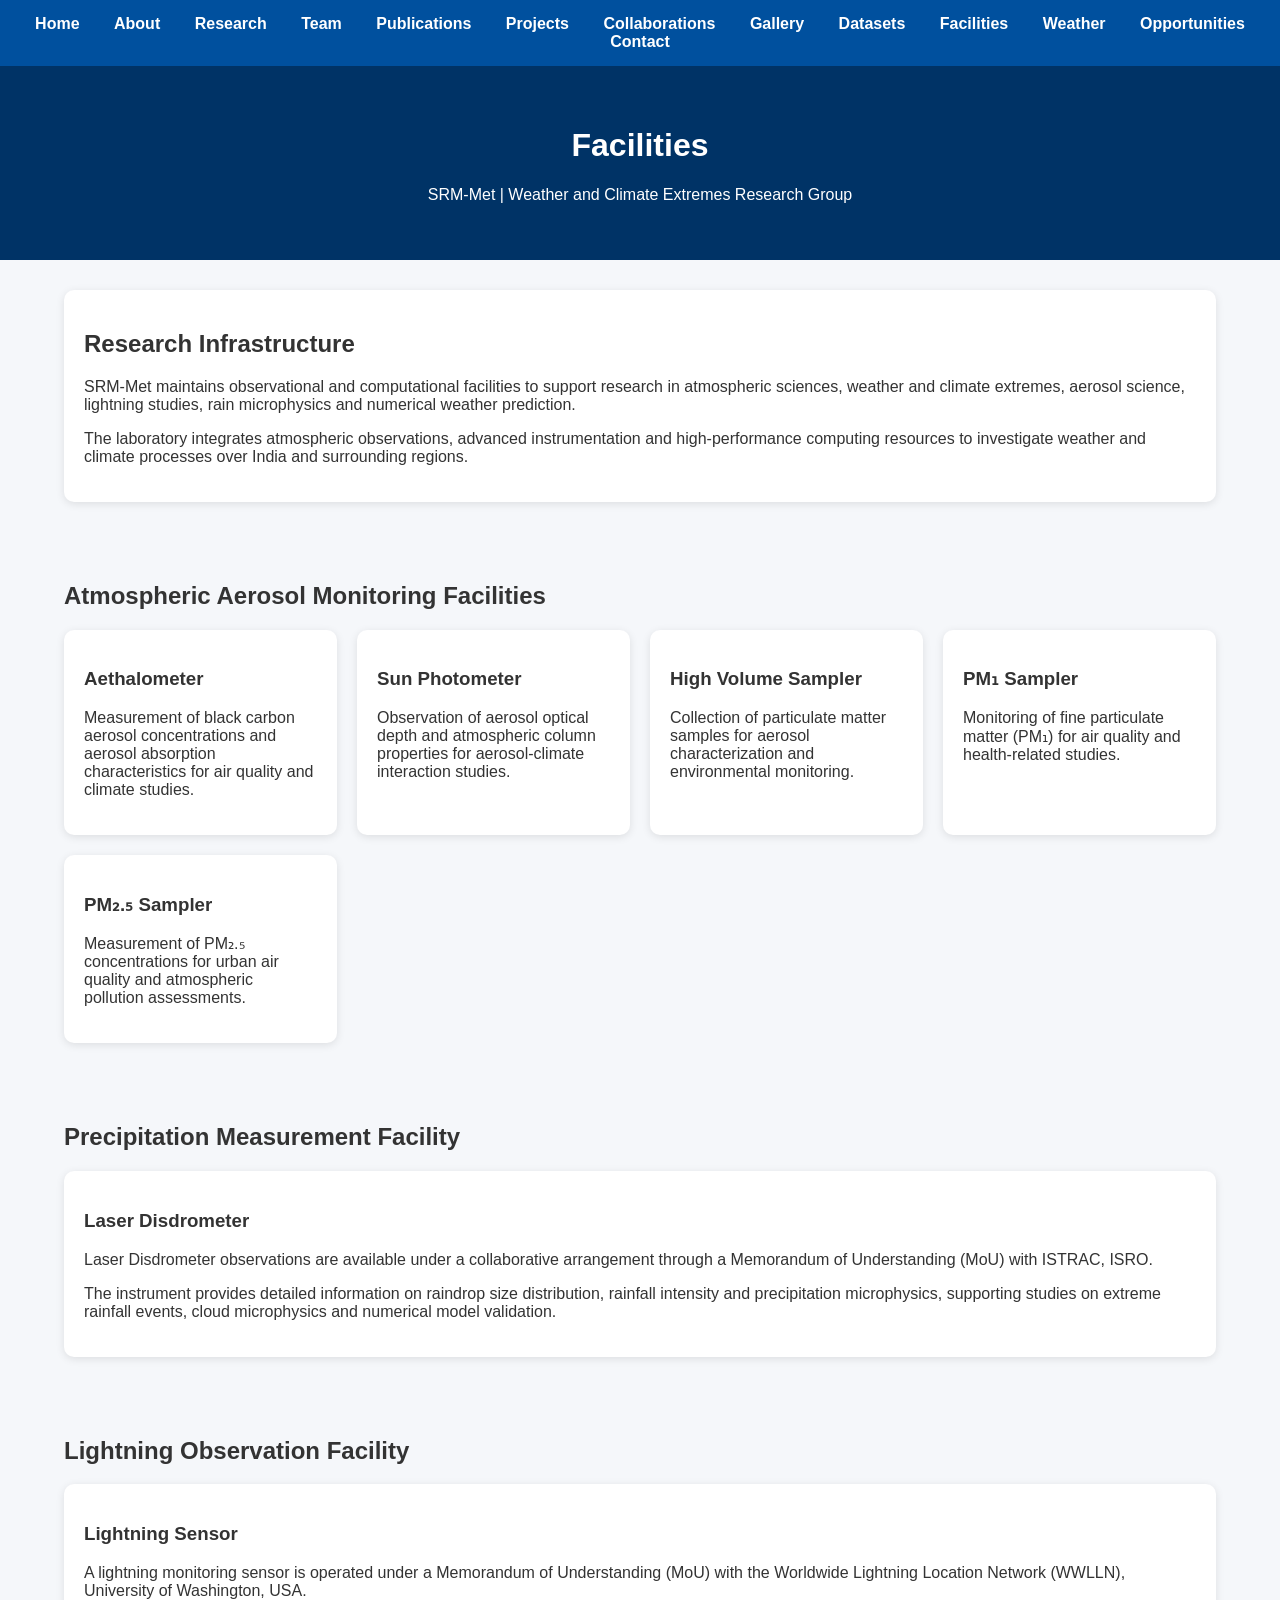
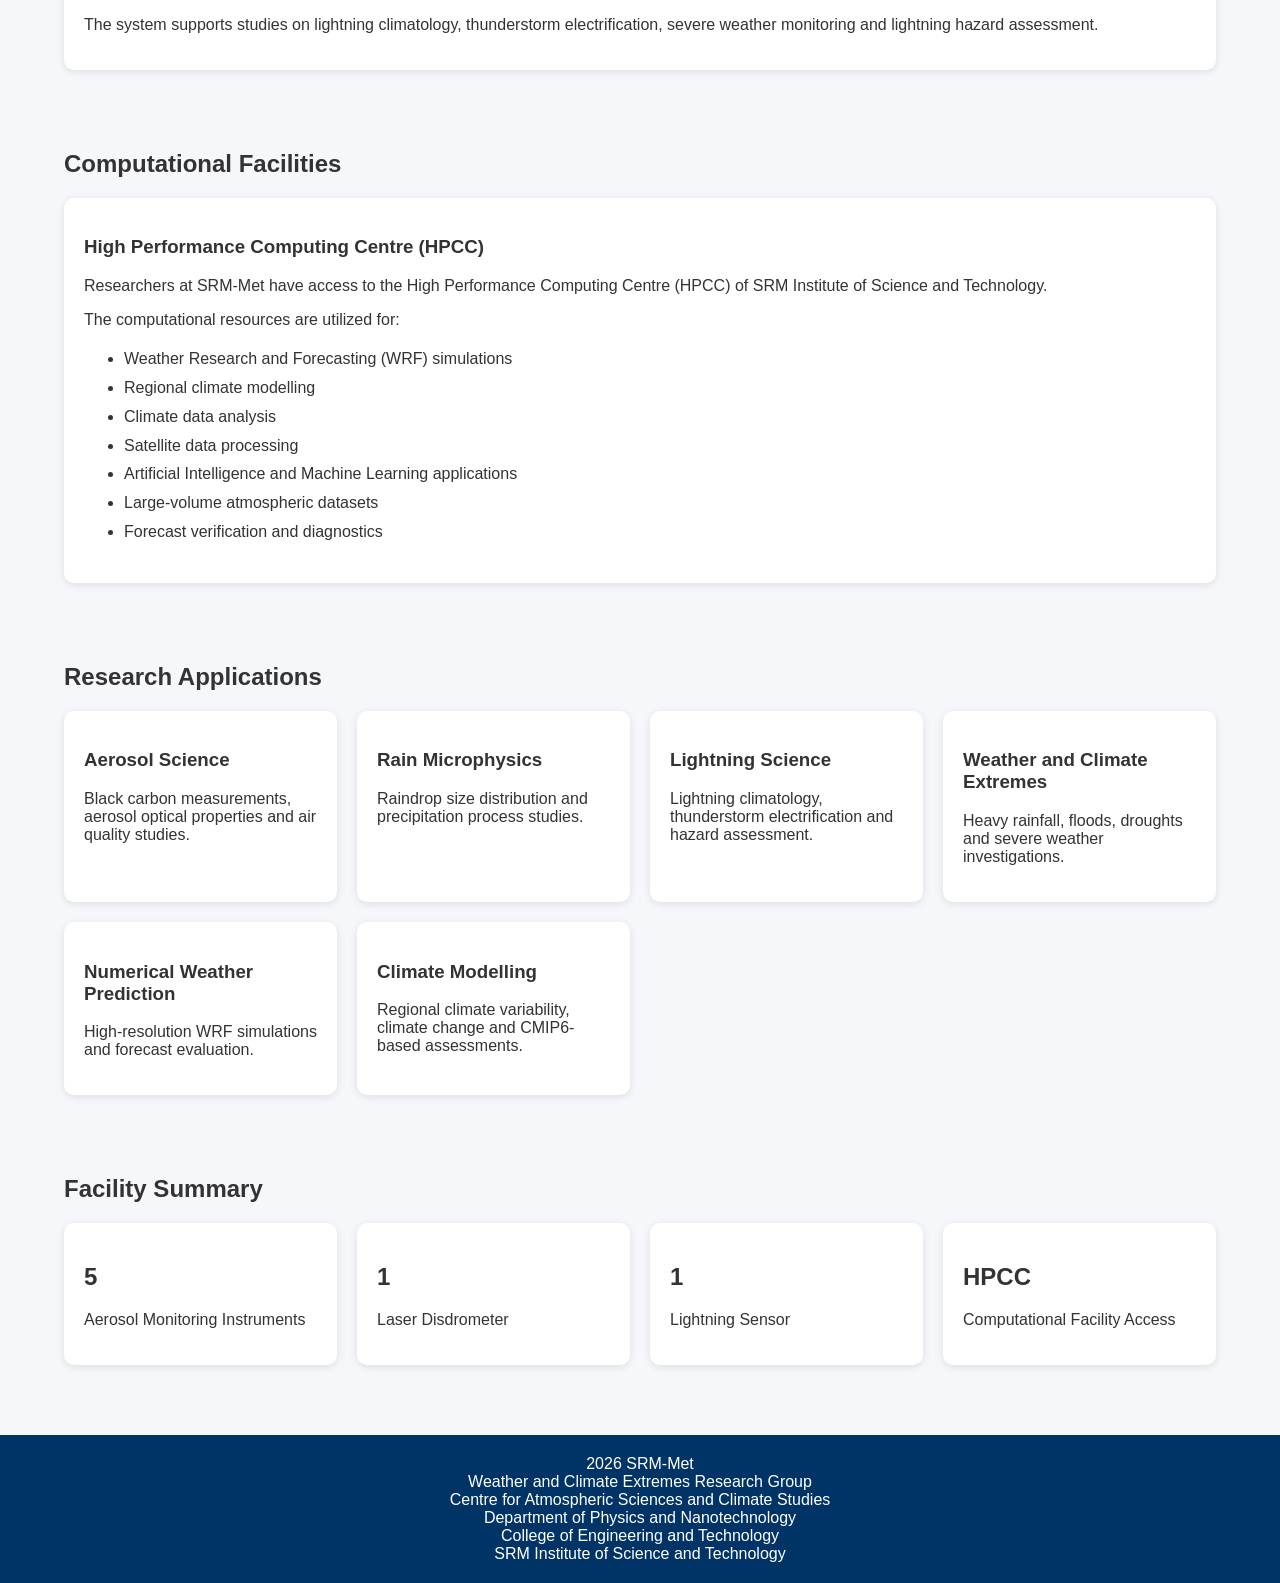
<file: facilities.html>
<!DOCTYPE html>

<html>

<head>

    <title>Facilities - SRM-Met</title>

    <link rel="stylesheet" href="css/style.css">

    <link rel="icon" href="images/logo.png">

    <meta charset="UTF-8">

    <meta name="viewport" content="width=device-width, initial-scale=1.0">
<!-- Google tag (gtag.js) -->
<script async src="https://www.googletagmanager.com/gtag/js?id=G-F5K1TEDGQZ"></script>
<script>
  window.dataLayer = window.dataLayer || [];
  function gtag(){dataLayer.push(arguments);}
  gtag('js', new Date());

  gtag('config', 'G-F5K1TEDGQZ');
</script>
</head>

<body>

<nav>

    <a href="index.html">Home</a>
    <a href="about.html">About</a>
    <a href="research.html">Research</a>
    <a href="team.html">Team</a>
    <a href="publications.html">Publications</a>
    <a href="projects.html">Projects</a>
    <a href="collaborations.html">Collaborations</a>
    <a href="gallery.html">Gallery</a>
    <a href="datasets.html">Datasets</a>
    <a href="facilities.html">Facilities</a>
    <a href="weather.html">Weather</a>
    <a href="opportunities.html">Opportunities</a>
    <a href="contact.html">Contact</a>

</nav>

<header>

<h1>Facilities</h1>

<p>SRM-Met | Weather and Climate Extremes Research Group</p>

</header>

<div class="container">

<section class="section">

<div class="card">

<h2>Research Infrastructure</h2>

<p>
SRM-Met maintains observational and computational facilities to support research in atmospheric sciences, weather and climate extremes, aerosol science, lightning studies, rain microphysics and numerical weather prediction.
</p>

<p>
The laboratory integrates atmospheric observations, advanced instrumentation and high-performance computing resources to investigate weather and climate processes over India and surrounding regions.
</p>

</div>

</section>

<section class="section">

<h2>Atmospheric Aerosol Monitoring Facilities</h2>

<div class="grid">

<div class="card">
<h3>Aethalometer</h3>
<p>
Measurement of black carbon aerosol concentrations and aerosol absorption characteristics for air quality and climate studies.
</p>
</div>

<div class="card">
<h3>Sun Photometer</h3>
<p>
Observation of aerosol optical depth and atmospheric column properties for aerosol-climate interaction studies.
</p>
</div>

<div class="card">
<h3>High Volume Sampler</h3>
<p>
Collection of particulate matter samples for aerosol characterization and environmental monitoring.
</p>
</div>

<div class="card">
<h3>PM₁ Sampler</h3>
<p>
Monitoring of fine particulate matter (PM₁) for air quality and health-related studies.
</p>
</div>

<div class="card">
<h3>PM₂.₅ Sampler</h3>
<p>
Measurement of PM₂.₅ concentrations for urban air quality and atmospheric pollution assessments.
</p>
</div>

</div>

</section>

<section class="section">

<h2>Precipitation Measurement Facility</h2>

<div class="card">

<h3>Laser Disdrometer</h3>

<p>
Laser Disdrometer observations are available under a collaborative arrangement through a Memorandum of Understanding (MoU) with ISTRAC, ISRO.
</p>

<p>
The instrument provides detailed information on raindrop size distribution, rainfall intensity and precipitation microphysics, supporting studies on extreme rainfall events, cloud microphysics and numerical model validation.
</p>

</div>

</section>

<section class="section">

<h2>Lightning Observation Facility</h2>

<div class="card">

<h3>Lightning Sensor</h3>

<p>
A lightning monitoring sensor is operated under a Memorandum of Understanding (MoU) with the Worldwide Lightning Location Network (WWLLN), University of Washington, USA.
</p>

<p>
The system supports studies on lightning climatology, thunderstorm electrification, severe weather monitoring and lightning hazard assessment.
</p>

</div>

</section>

<section class="section">

<h2>Computational Facilities</h2>

<div class="card">

<h3>High Performance Computing Centre (HPCC)</h3>

<p>
Researchers at SRM-Met have access to the High Performance Computing Centre (HPCC) of SRM Institute of Science and Technology.
</p>

<p>
The computational resources are utilized for:
</p>

<ul>

<li>Weather Research and Forecasting (WRF) simulations</li>

<li>Regional climate modelling</li>

<li>Climate data analysis</li>

<li>Satellite data processing</li>

<li>Artificial Intelligence and Machine Learning applications</li>

<li>Large-volume atmospheric datasets</li>

<li>Forecast verification and diagnostics</li>

</ul>

</div>

</section>

<section class="section">

<h2>Research Applications</h2>

<div class="grid">

<div class="card">
<h3>Aerosol Science</h3>
<p>Black carbon measurements, aerosol optical properties and air quality studies.</p>
</div>

<div class="card">
<h3>Rain Microphysics</h3>
<p>Raindrop size distribution and precipitation process studies.</p>
</div>

<div class="card">
<h3>Lightning Science</h3>
<p>Lightning climatology, thunderstorm electrification and hazard assessment.</p>
</div>

<div class="card">
<h3>Weather and Climate Extremes</h3>
<p>Heavy rainfall, floods, droughts and severe weather investigations.</p>
</div>

<div class="card">
<h3>Numerical Weather Prediction</h3>
<p>High-resolution WRF simulations and forecast evaluation.</p>
</div>

<div class="card">
<h3>Climate Modelling</h3>
<p>Regional climate variability, climate change and CMIP6-based assessments.</p>
</div>

</div>

</section>

<section class="section">

<h2>Facility Summary</h2>

<div class="grid">

<div class="card">
<h2>5</h2>
<p>Aerosol Monitoring Instruments</p>
</div>

<div class="card">
<h2>1</h2>
<p>Laser Disdrometer</p>
</div>

<div class="card">
<h2>1</h2>
<p>Lightning Sensor</p>
</div>

<div class="card">
<h2>HPCC</h2>
<p>Computational Facility Access</p>
</div>

</div>

</section>

</div>

<footer>

2026 SRM-Met<br>

Weather and Climate Extremes Research Group<br>

Centre for Atmospheric Sciences and Climate Studies<br>

Department of Physics and Nanotechnology<br>

College of Engineering and Technology<br>

SRM Institute of Science and Technology

</footer>

</body>

</html>
</file>
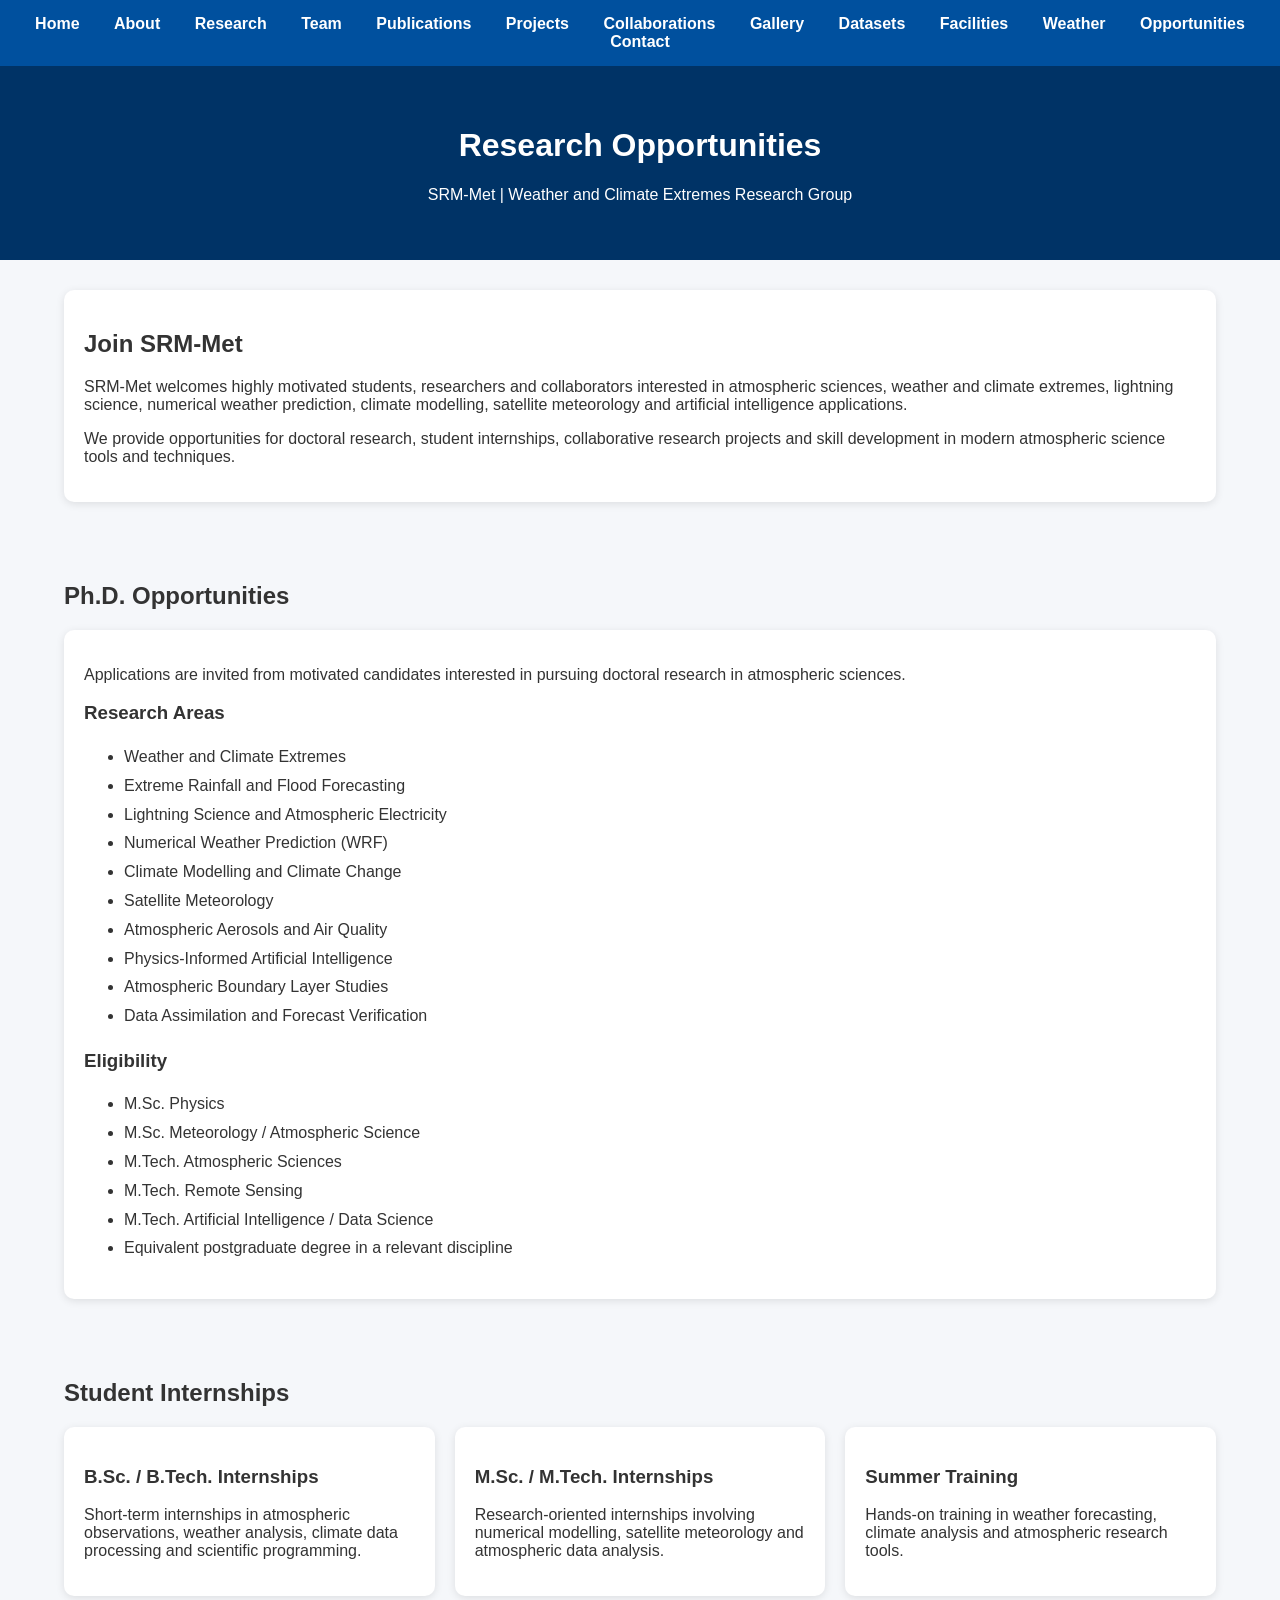
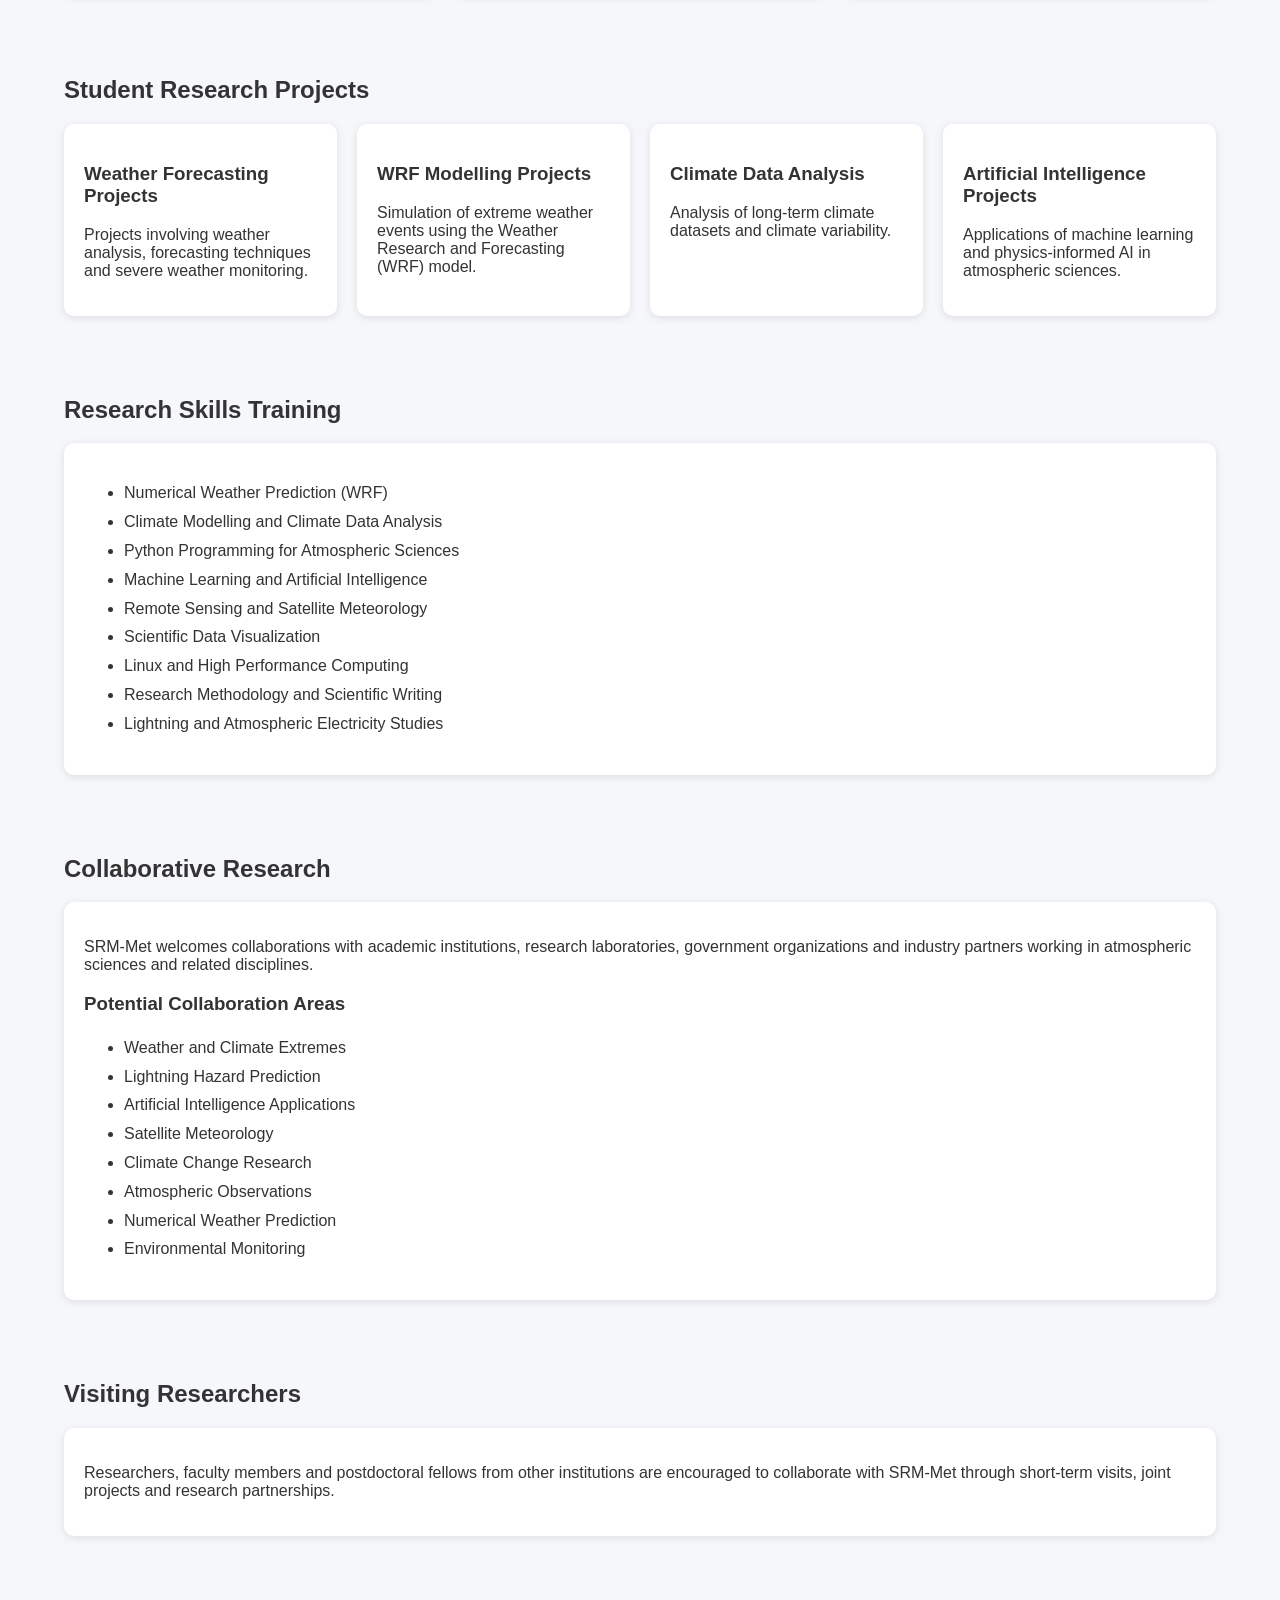
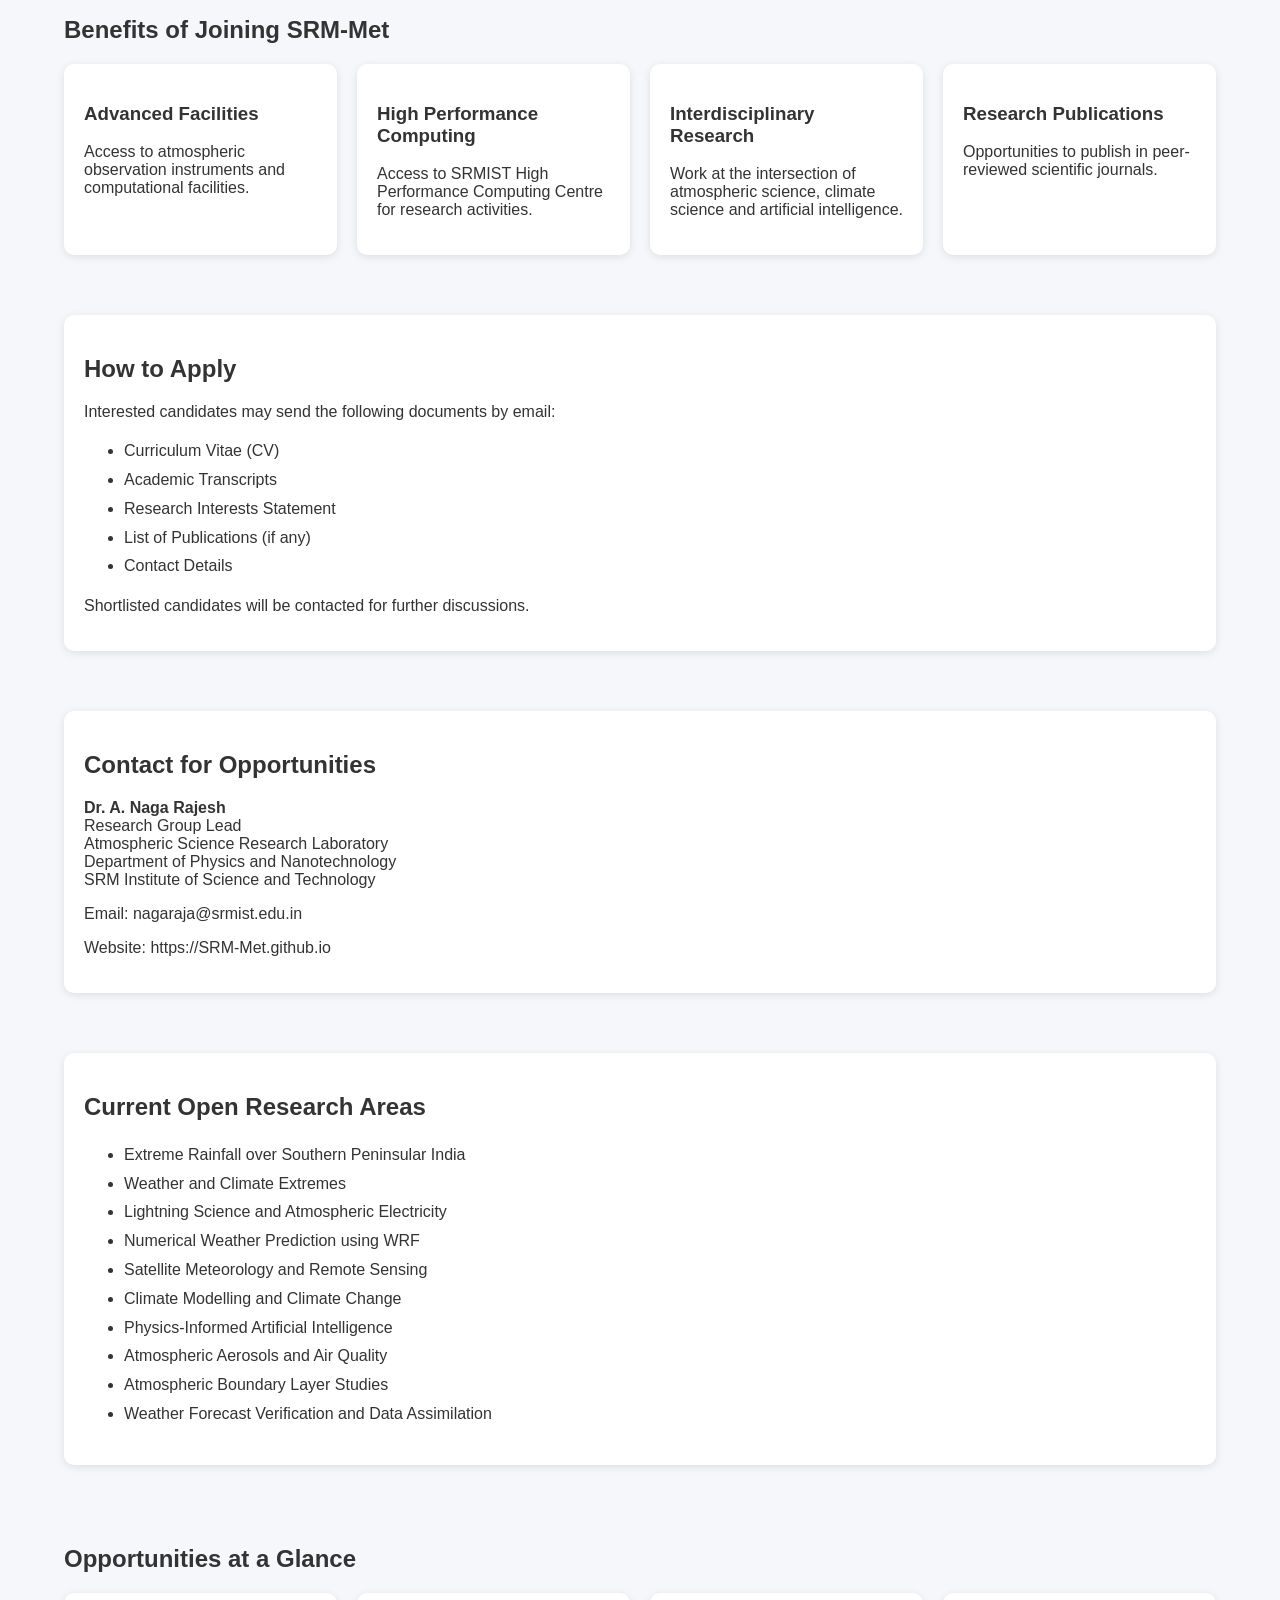
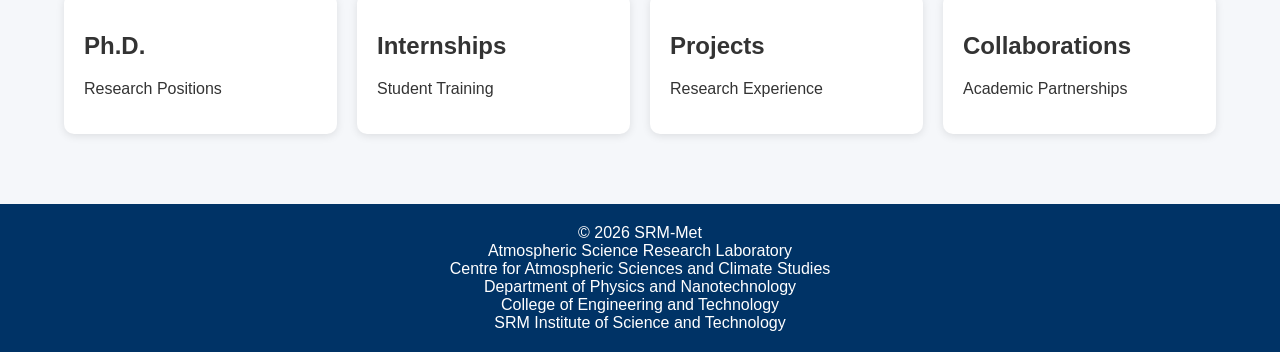
<file: opportunities.html>
<!DOCTYPE html>

<html>

<head>

    <title>Opportunities - SRM-Met</title>

    <link rel="stylesheet" href="css/style.css">

    <link rel="icon" href="images/logo.png">

    <meta charset="UTF-8">

    <meta name="viewport" content="width=device-width, initial-scale=1.0">

</head>

<body>

<nav>

    <a href="index.html">Home</a>
    <a href="about.html">About</a>
    <a href="research.html">Research</a>
    <a href="team.html">Team</a>
    <a href="publications.html">Publications</a>
    <a href="projects.html">Projects</a>
    <a href="collaborations.html">Collaborations</a>
    <a href="gallery.html">Gallery</a>
    <a href="datasets.html">Datasets</a>
    <a href="facilities.html">Facilities</a>
    <a href="weather.html">Weather</a>
    <a href="opportunities.html">Opportunities</a>
    <a href="contact.html">Contact</a>

</nav>

<header>

    <h1>Research Opportunities</h1>

    <p>SRM-Met | Weather and Climate Extremes Research Group</p>

</header>

<div class="container">

<section class="section">

<div class="card">

<h2>Join SRM-Met</h2>

<p>
SRM-Met welcomes highly motivated students, researchers and collaborators interested in atmospheric sciences, weather and climate extremes, lightning science, numerical weather prediction, climate modelling, satellite meteorology and artificial intelligence applications.
</p>

<p>
We provide opportunities for doctoral research, student internships, collaborative research projects and skill development in modern atmospheric science tools and techniques.
</p>

</div>

</section>

<section class="section">

<h2>Ph.D. Opportunities</h2>

<div class="card">

<p>
Applications are invited from motivated candidates interested in pursuing doctoral research in atmospheric sciences.
</p>

<h3>Research Areas</h3>

<ul>

<li>Weather and Climate Extremes</li>

<li>Extreme Rainfall and Flood Forecasting</li>

<li>Lightning Science and Atmospheric Electricity</li>

<li>Numerical Weather Prediction (WRF)</li>

<li>Climate Modelling and Climate Change</li>

<li>Satellite Meteorology</li>

<li>Atmospheric Aerosols and Air Quality</li>

<li>Physics-Informed Artificial Intelligence</li>

<li>Atmospheric Boundary Layer Studies</li>

<li>Data Assimilation and Forecast Verification</li>

</ul>

<h3>Eligibility</h3>

<ul>

<li>M.Sc. Physics</li>

<li>M.Sc. Meteorology / Atmospheric Science</li>

<li>M.Tech. Atmospheric Sciences</li>

<li>M.Tech. Remote Sensing</li>

<li>M.Tech. Artificial Intelligence / Data Science</li>

<li>Equivalent postgraduate degree in a relevant discipline</li>

</ul>

</div>

</section>

<section class="section">

<h2>Student Internships</h2>

<div class="grid">

<div class="card">

<h3>B.Sc. / B.Tech. Internships</h3>

<p>
Short-term internships in atmospheric observations, weather analysis, climate data processing and scientific programming.
</p>

</div>

<div class="card">

<h3>M.Sc. / M.Tech. Internships</h3>

<p>
Research-oriented internships involving numerical modelling, satellite meteorology and atmospheric data analysis.
</p>

</div>

<div class="card">

<h3>Summer Training</h3>

<p>
Hands-on training in weather forecasting, climate analysis and atmospheric research tools.
</p>

</div>

</div>

</section>

<section class="section">

<h2>Student Research Projects</h2>

<div class="grid">

<div class="card">

<h3>Weather Forecasting Projects</h3>

<p>
Projects involving weather analysis, forecasting techniques and severe weather monitoring.
</p>

</div>

<div class="card">

<h3>WRF Modelling Projects</h3>

<p>
Simulation of extreme weather events using the Weather Research and Forecasting (WRF) model.
</p>

</div>

<div class="card">

<h3>Climate Data Analysis</h3>

<p>
Analysis of long-term climate datasets and climate variability.
</p>

</div>

<div class="card">

<h3>Artificial Intelligence Projects</h3>

<p>
Applications of machine learning and physics-informed AI in atmospheric sciences.
</p>

</div>

</div>

</section>

<section class="section">

<h2>Research Skills Training</h2>

<div class="card">

<ul>

<li>Numerical Weather Prediction (WRF)</li>

<li>Climate Modelling and Climate Data Analysis</li>

<li>Python Programming for Atmospheric Sciences</li>

<li>Machine Learning and Artificial Intelligence</li>

<li>Remote Sensing and Satellite Meteorology</li>

<li>Scientific Data Visualization</li>

<li>Linux and High Performance Computing</li>

<li>Research Methodology and Scientific Writing</li>

<li>Lightning and Atmospheric Electricity Studies</li>

</ul>

</div>

</section>

<section class="section">

<h2>Collaborative Research</h2>

<div class="card">

<p>
SRM-Met welcomes collaborations with academic institutions, research laboratories, government organizations and industry partners working in atmospheric sciences and related disciplines.
</p>

<h3>Potential Collaboration Areas</h3>

<ul>

<li>Weather and Climate Extremes</li>

<li>Lightning Hazard Prediction</li>

<li>Artificial Intelligence Applications</li>

<li>Satellite Meteorology</li>

<li>Climate Change Research</li>

<li>Atmospheric Observations</li>

<li>Numerical Weather Prediction</li>

<li>Environmental Monitoring</li>

</ul>

</div>

</section>

<section class="section">

<h2>Visiting Researchers</h2>

<div class="card">

<p>
Researchers, faculty members and postdoctoral fellows from other institutions are encouraged to collaborate with SRM-Met through short-term visits, joint projects and research partnerships.
</p>

</div>

</section>

<section class="section">

<h2>Benefits of Joining SRM-Met</h2>

<div class="grid">

<div class="card">

<h3>Advanced Facilities</h3>

<p>
Access to atmospheric observation instruments and computational facilities.
</p>

</div>

<div class="card">

<h3>High Performance Computing</h3>

<p>
Access to SRMIST High Performance Computing Centre for research activities.
</p>

</div>

<div class="card">

<h3>Interdisciplinary Research</h3>

<p>
Work at the intersection of atmospheric science, climate science and artificial intelligence.
</p>

</div>

<div class="card">

<h3>Research Publications</h3>

<p>
Opportunities to publish in peer-reviewed scientific journals.
</p>

</div>

</div>

</section>

<section class="section">

<div class="card">

<h2>How to Apply</h2>

<p>
Interested candidates may send the following documents by email:
</p>

<ul>

<li>Curriculum Vitae (CV)</li>

<li>Academic Transcripts</li>

<li>Research Interests Statement</li>

<li>List of Publications (if any)</li>

<li>Contact Details</li>

</ul>

<p>
Shortlisted candidates will be contacted for further discussions.
</p>

</div>

</section>

<section class="section">

<div class="card">

<h2>Contact for Opportunities</h2>

<p>
<strong>Dr. A. Naga Rajesh</strong><br>
Research Group Lead<br>
Atmospheric Science Research Laboratory<br>
Department of Physics and Nanotechnology<br>
SRM Institute of Science and Technology
</p>

<p>
Email: nagaraja@srmist.edu.in
</p>

<p>
Website: https://SRM-Met.github.io
</p>

</div>

</section>

<section class="section">

<div class="card">

<h2>Current Open Research Areas</h2>

<ul>

<li>Extreme Rainfall over Southern Peninsular India</li>

<li>Weather and Climate Extremes</li>

<li>Lightning Science and Atmospheric Electricity</li>

<li>Numerical Weather Prediction using WRF</li>

<li>Satellite Meteorology and Remote Sensing</li>

<li>Climate Modelling and Climate Change</li>

<li>Physics-Informed Artificial Intelligence</li>

<li>Atmospheric Aerosols and Air Quality</li>

<li>Atmospheric Boundary Layer Studies</li>

<li>Weather Forecast Verification and Data Assimilation</li>

</ul>

</div>

</section>


<section class="section">

<h2>Opportunities at a Glance</h2>

<div class="grid">

<div class="card">
<h2>Ph.D.</h2>
<p>Research Positions</p>
</div>

<div class="card">
<h2>Internships</h2>
<p>Student Training</p>
</div>

<div class="card">
<h2>Projects</h2>
<p>Research Experience</p>
</div>

<div class="card">
<h2>Collaborations</h2>
<p>Academic Partnerships</p>
</div>

</div>

</section>

</div>

<footer>

© 2026 SRM-Met<br>

Atmospheric Science Research Laboratory<br>

Centre for Atmospheric Sciences and Climate Studies<br>

Department of Physics and Nanotechnology<br>

College of Engineering and Technology<br>

SRM Institute of Science and Technology

</footer>

</body>

</html>
</file>
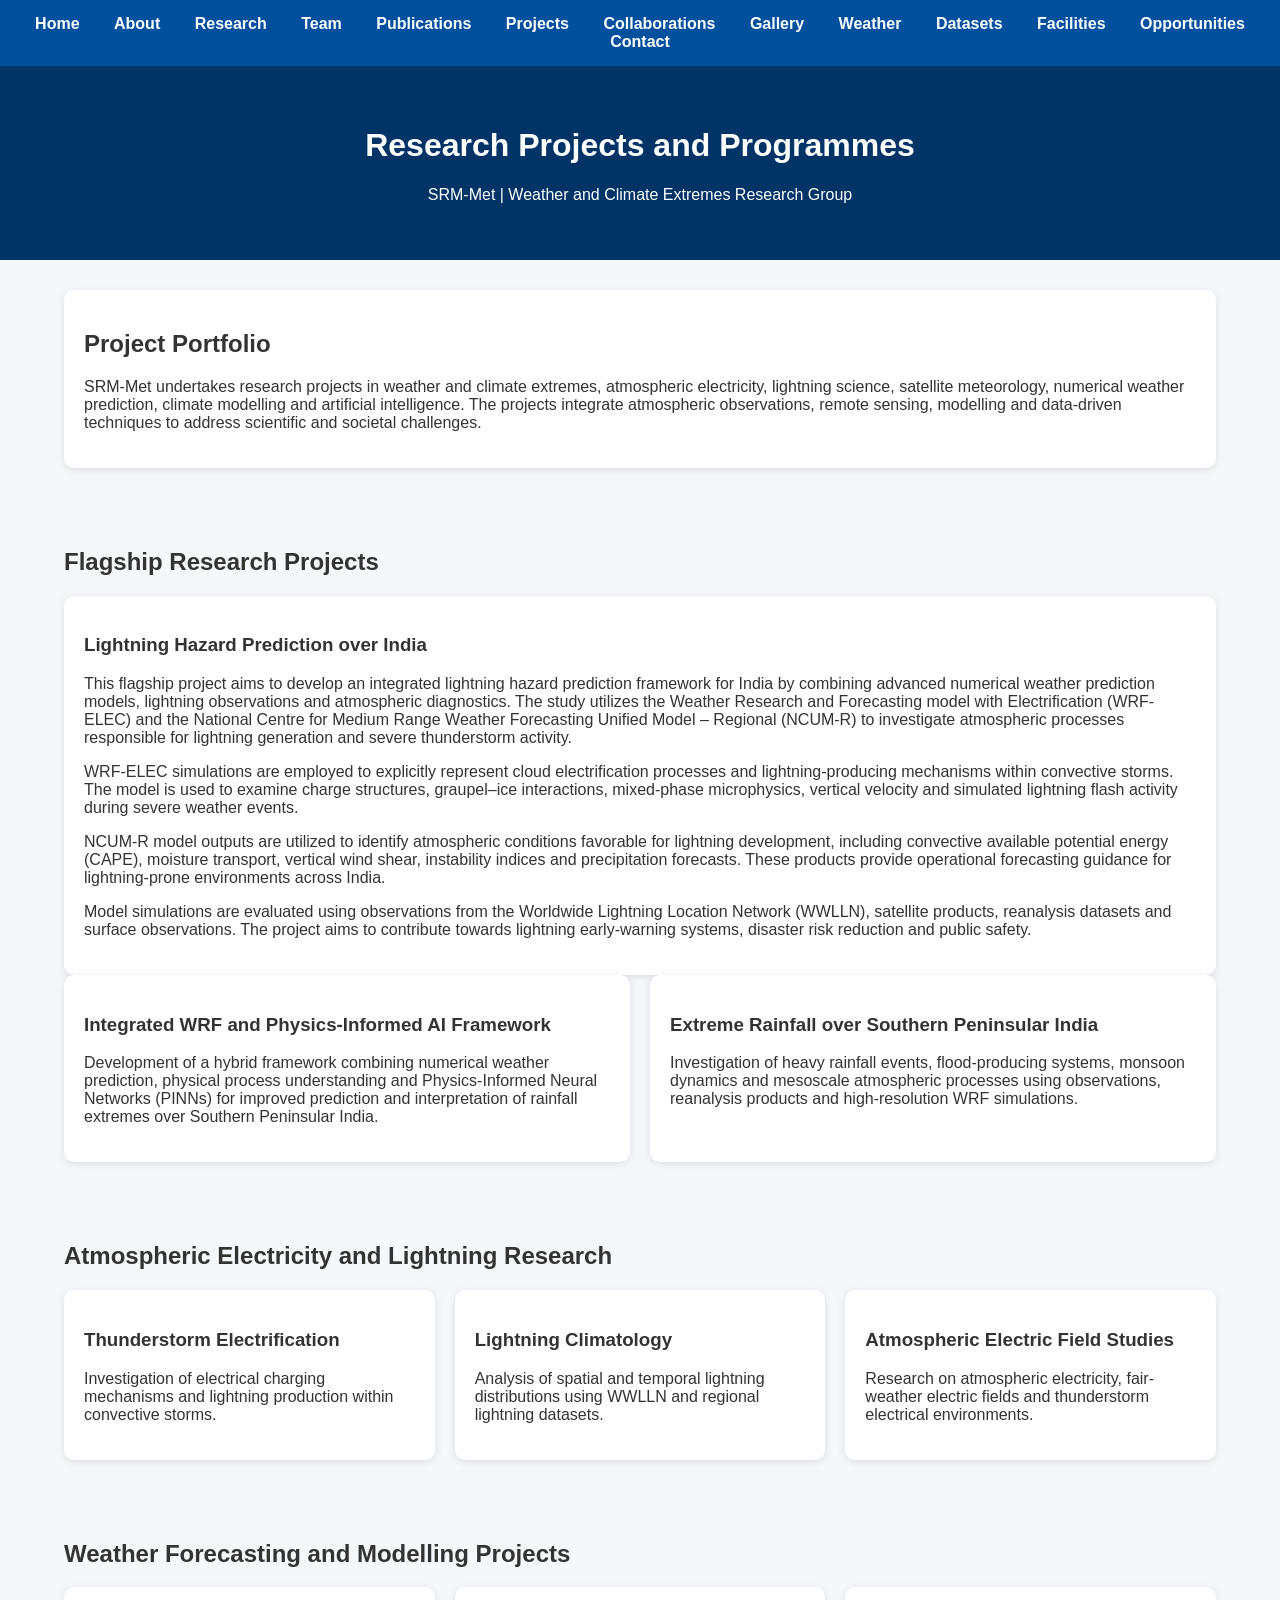
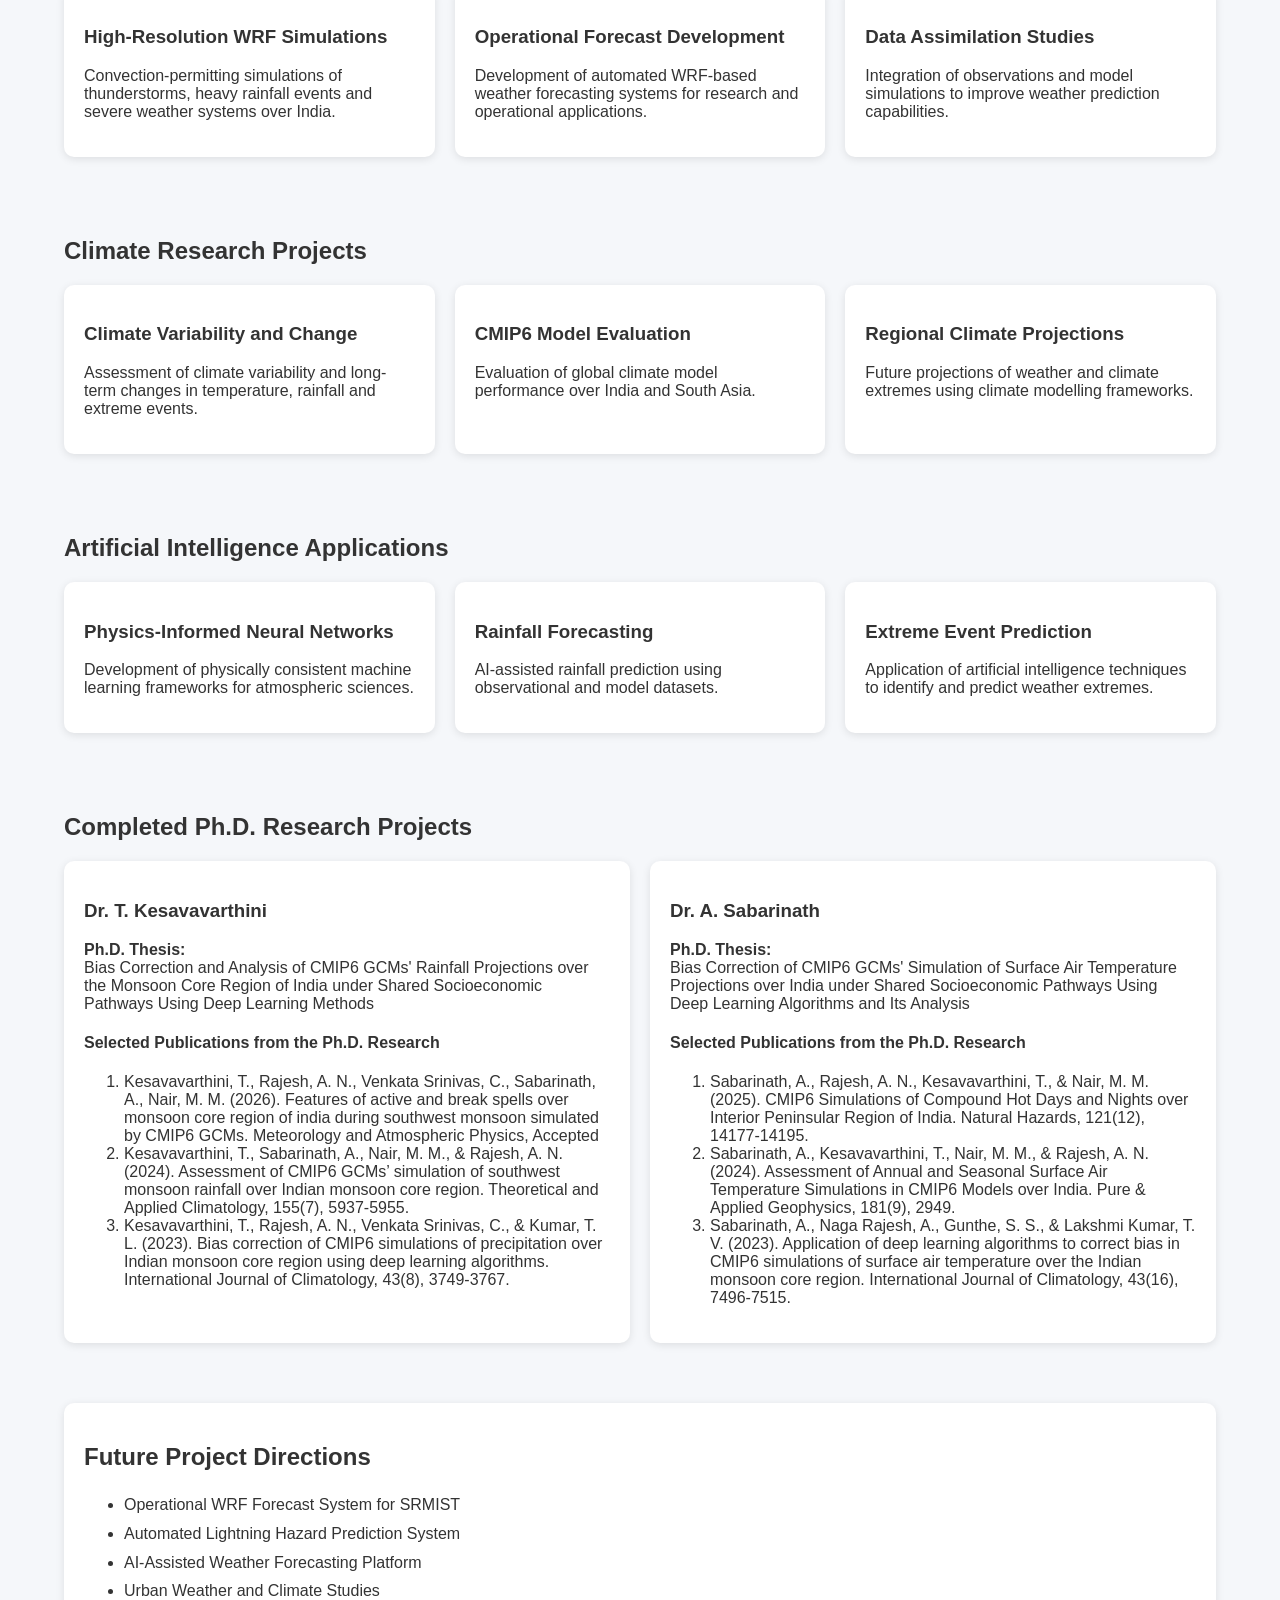
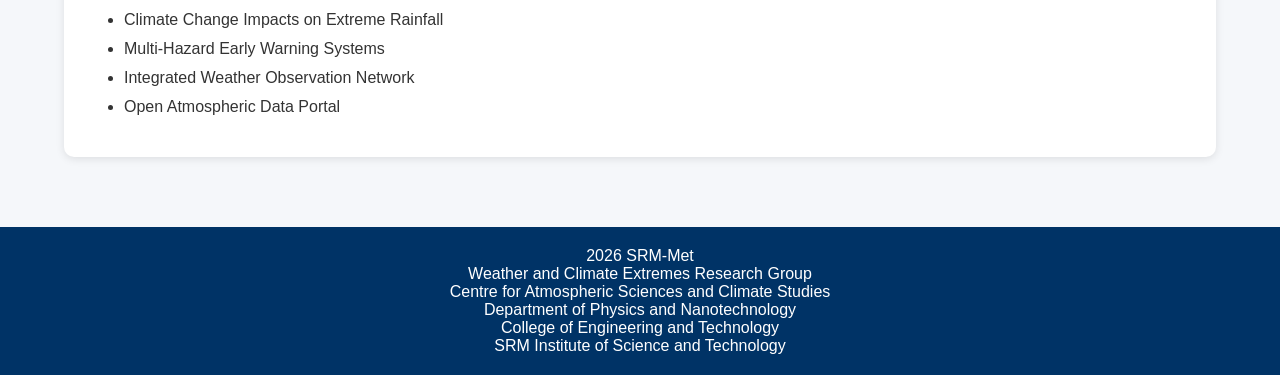
<file: projects.html>
<!DOCTYPE html>

<html>

<head>

    <title>Projects - SRM-Met</title>

    <link rel="stylesheet" href="css/style.css">

    <link rel="icon" href="images/logo.png">

    <meta charset="UTF-8">

    <meta name="viewport" content="width=device-width, initial-scale=1.0">
<!-- Google tag (gtag.js) -->
<script async src="https://www.googletagmanager.com/gtag/js?id=G-F5K1TEDGQZ"></script>
<script>
  window.dataLayer = window.dataLayer || [];
  function gtag(){dataLayer.push(arguments);}
  gtag('js', new Date());

  gtag('config', 'G-F5K1TEDGQZ');
</script>
</head>

<body>

<nav>

    <a href="index.html">Home</a>
    <a href="about.html">About</a>
    <a href="research.html">Research</a>
    <a href="team.html">Team</a>
    <a href="publications.html">Publications</a>
    <a href="projects.html">Projects</a>
    <a href="collaborations.html">Collaborations</a>
    <a href="gallery.html">Gallery</a>
    <a href="weather.html">Weather</a>
    <a href="datasets.html">Datasets</a>
    <a href="facilities.html">Facilities</a>
    <a href="opportunities.html">Opportunities</a>
    <a href="contact.html">Contact</a>

</nav>

<header>

<h1>Research Projects and Programmes</h1>

<p>SRM-Met | Weather and Climate Extremes Research Group</p>

</header>

<div class="container">

<section class="section">

<div class="card">

<h2>Project Portfolio</h2>

<p>
SRM-Met undertakes research projects in weather and climate extremes, atmospheric electricity, lightning science, satellite meteorology, numerical weather prediction, climate modelling and artificial intelligence. The projects integrate atmospheric observations, remote sensing, modelling and data-driven techniques to address scientific and societal challenges.
</p>

</div>

</section>


<section class="section">

<h2>Flagship Research Projects</h2>

<div class="card">

<h3>Lightning Hazard Prediction over India</h3>

<p>
This flagship project aims to develop an integrated lightning hazard prediction framework for India by combining advanced numerical weather prediction models, lightning observations and atmospheric diagnostics. The study utilizes the Weather Research and Forecasting model with Electrification (WRF-ELEC) and the National Centre for Medium Range Weather Forecasting Unified Model – Regional (NCUM-R) to investigate atmospheric processes responsible for lightning generation and severe thunderstorm activity.
</p>

<p>
WRF-ELEC simulations are employed to explicitly represent cloud electrification processes and lightning-producing mechanisms within convective storms. The model is used to examine charge structures, graupel–ice interactions, mixed-phase microphysics, vertical velocity and simulated lightning flash activity during severe weather events.
</p>

<p>
NCUM-R model outputs are utilized to identify atmospheric conditions favorable for lightning development, including convective available potential energy (CAPE), moisture transport, vertical wind shear, instability indices and precipitation forecasts. These products provide operational forecasting guidance for lightning-prone environments across India.
</p>

<p>
Model simulations are evaluated using observations from the Worldwide Lightning Location Network (WWLLN), satellite products, reanalysis datasets and surface observations. The project aims to contribute towards lightning early-warning systems, disaster risk reduction and public safety.
</p>

</div>

<div class="grid">

<div class="card">

<h3>Integrated WRF and Physics-Informed AI Framework</h3>

<p>
Development of a hybrid framework combining numerical weather prediction, physical process understanding and Physics-Informed Neural Networks (PINNs) for improved prediction and interpretation of rainfall extremes over Southern Peninsular India.
</p>

</div>

<div class="card">

<h3>Extreme Rainfall over Southern Peninsular India</h3>

<p>
Investigation of heavy rainfall events, flood-producing systems, monsoon dynamics and mesoscale atmospheric processes using observations, reanalysis products and high-resolution WRF simulations.
</p>

</div>

</div>

</section>

<section class="section">

<h2>Atmospheric Electricity and Lightning Research</h2>

<div class="grid">

<div class="card">

<h3>Thunderstorm Electrification</h3>

<p>
Investigation of electrical charging mechanisms and lightning production within convective storms.
</p>

</div>

<div class="card">

<h3>Lightning Climatology</h3>

<p>
Analysis of spatial and temporal lightning distributions using WWLLN and regional lightning datasets.
</p>

</div>

<div class="card">

<h3>Atmospheric Electric Field Studies</h3>

<p>
Research on atmospheric electricity, fair-weather electric fields and thunderstorm electrical environments.
</p>

</div>

</div>

</section>

<section class="section">

<h2>Weather Forecasting and Modelling Projects</h2>

<div class="grid">

<div class="card">

<h3>High-Resolution WRF Simulations</h3>

<p>
Convection-permitting simulations of thunderstorms, heavy rainfall events and severe weather systems over India.
</p>

</div>

<div class="card">

<h3>Operational Forecast Development</h3>

<p>
Development of automated WRF-based weather forecasting systems for research and operational applications.
</p>

</div>

<div class="card">

<h3>Data Assimilation Studies</h3>

<p>
Integration of observations and model simulations to improve weather prediction capabilities.
</p>

</div>

</div>

</section>

<section class="section">

<h2>Climate Research Projects</h2>

<div class="grid">

<div class="card">

<h3>Climate Variability and Change</h3>

<p>
Assessment of climate variability and long-term changes in temperature, rainfall and extreme events.
</p>

</div>

<div class="card">

<h3>CMIP6 Model Evaluation</h3>

<p>
Evaluation of global climate model performance over India and South Asia.
</p>

</div>

<div class="card">

<h3>Regional Climate Projections</h3>

<p>
Future projections of weather and climate extremes using climate modelling frameworks.
</p>

</div>

</div>

</section>

<section class="section">

<h2>Artificial Intelligence Applications</h2>

<div class="grid">

<div class="card">

<h3>Physics-Informed Neural Networks</h3>

<p>
Development of physically consistent machine learning frameworks for atmospheric sciences.
</p>

</div>

<div class="card">

<h3>Rainfall Forecasting</h3>

<p>
AI-assisted rainfall prediction using observational and model datasets.
</p>

</div>

<div class="card">

<h3>Extreme Event Prediction</h3>

<p>
Application of artificial intelligence techniques to identify and predict weather extremes.
</p>

</div>

</div>

</section>
<section class="section">

<h2>Completed Ph.D. Research Projects</h2>

<div class="grid">

<div class="card">

<h3>Dr. T. Kesavavarthini</h3>

<p>
<strong>Ph.D. Thesis:</strong><br>
Bias Correction and Analysis of CMIP6 GCMs' Rainfall Projections over the Monsoon Core Region of India under Shared Socioeconomic Pathways Using Deep Learning Methods
</p>

<h4>Selected Publications from the Ph.D. Research</h4>

<ol>

<li>
Kesavavarthini, T., Rajesh, A. N., Venkata Srinivas, C., Sabarinath, A., Nair, M. M. (2026). Features of active and break spells over monsoon core region of india during southwest monsoon simulated by CMIP6 GCMs. Meteorology and Atmospheric Physics, Accepted
</li>

<li>
Kesavavarthini, T., Sabarinath, A., Nair, M. M., & Rajesh, A. N. (2024). Assessment of CMIP6 GCMs’ simulation of southwest monsoon rainfall over Indian monsoon core region. Theoretical and Applied Climatology, 155(7), 5937-5955.

<li>
Kesavavarthini, T., Rajesh, A. N., Venkata Srinivas, C., & Kumar, T. L. (2023). Bias correction of CMIP6 simulations of precipitation over Indian monsoon core region using deep learning algorithms. International Journal of Climatology, 43(8), 3749-3767.
</li>

</ol>

</div>

<div class="card">

<h3>Dr. A. Sabarinath</h3>

<p>
<strong>Ph.D. Thesis:</strong><br>
Bias Correction of CMIP6 GCMs' Simulation of Surface Air Temperature Projections over India under Shared Socioeconomic Pathways Using Deep Learning Algorithms and Its Analysis
</p>

<h4>Selected Publications from the Ph.D. Research</h4>

<ol>

<li>
Sabarinath, A., Rajesh, A. N., Kesavavarthini, T., & Nair, M. M. (2025). CMIP6 Simulations of Compound Hot Days and Nights over Interior Peninsular Region of India. Natural Hazards, 121(12), 14177-14195.
</li>

<li>
Sabarinath, A., Kesavavarthini, T., Nair, M. M., & Rajesh, A. N. (2024). Assessment of Annual and Seasonal Surface Air Temperature Simulations in CMIP6 Models over India. Pure & Applied Geophysics, 181(9), 2949.
</li>

<li>
Sabarinath, A., Naga Rajesh, A., Gunthe, S. S., & Lakshmi Kumar, T. V. (2023). Application of deep learning algorithms to correct bias in CMIP6 simulations of surface air temperature over the Indian monsoon core region. International Journal of Climatology, 43(16), 7496-7515.
</li>

</ol>

</div>

</div>

</section>
<section class="section">

<div class="card">

<h2>Future Project Directions</h2>

<ul>

<li>Operational WRF Forecast System for SRMIST</li>

<li>Automated Lightning Hazard Prediction System</li>

<li>AI-Assisted Weather Forecasting Platform</li>

<li>Urban Weather and Climate Studies</li>

<li>Climate Change Impacts on Extreme Rainfall</li>

<li>Multi-Hazard Early Warning Systems</li>

<li>Integrated Weather Observation Network</li>

<li>Open Atmospheric Data Portal</li>

</ul>

</div>

</section>

</div>

<footer>

2026 SRM-Met<br>

Weather and Climate Extremes Research Group<br>

Centre for Atmospheric Sciences and Climate Studies<br>

Department of Physics and Nanotechnology<br>

College of Engineering and Technology<br>

SRM Institute of Science and Technology

</footer>

</body>

</html>
</file>
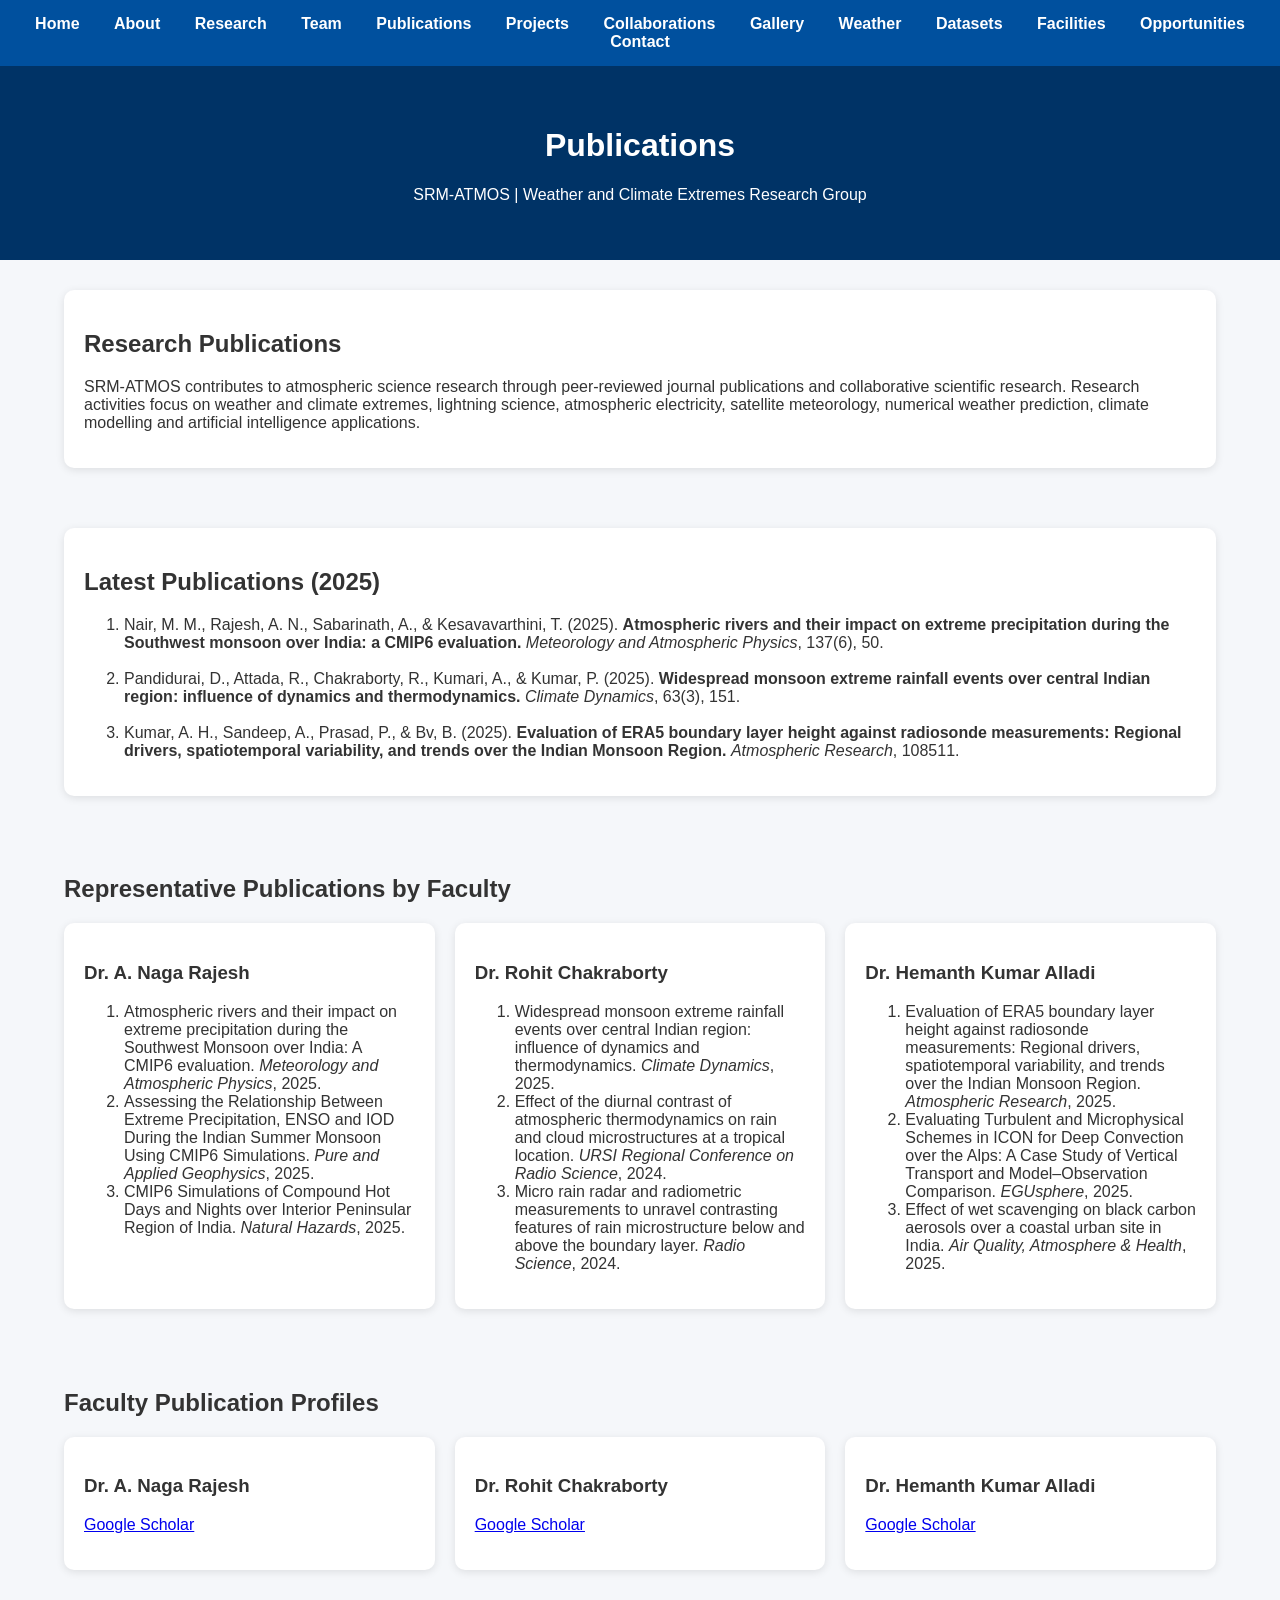
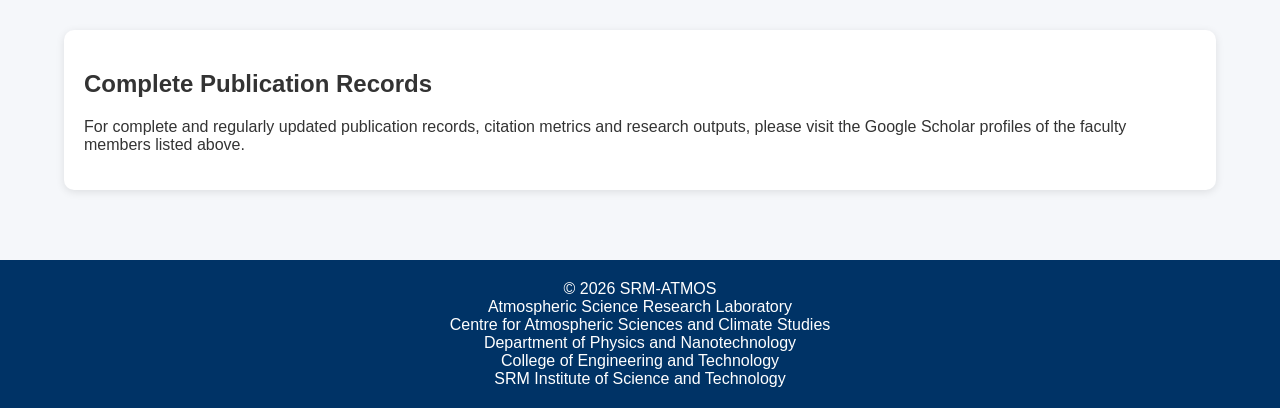
<file: publications.html>
<!DOCTYPE html>

<html>

<head>


<title>Publications - SRM-ATMOS</title>

<link rel="stylesheet" href="css/style.css">

<link rel="icon" href="images/logo.png">

<meta charset="UTF-8">

<meta name="viewport" content="width=device-width, initial-scale=1.0">


</head>

<body>

<nav>


<a href="index.html">Home</a>
<a href="about.html">About</a>
<a href="research.html">Research</a>
<a href="team.html">Team</a>
<a href="publications.html">Publications</a>
<a href="projects.html">Projects</a>
<a href="collaborations.html">Collaborations</a>
<a href="gallery.html">Gallery</a>
<a href="weather.html">Weather</a>
<a href="datasets.html">Datasets</a>
<a href="facilities.html">Facilities</a>
<a href="opportunities.html">Opportunities</a>
<a href="contact.html">Contact</a>


</nav>

<header>

<h1>Publications</h1>

<p>SRM-ATMOS | Weather and Climate Extremes Research Group</p>

</header>

<div class="container">

<section class="section">

<div class="card">

<h2>Research Publications</h2>

<p>
SRM-ATMOS contributes to atmospheric science research through peer-reviewed journal publications and collaborative scientific research. Research activities focus on weather and climate extremes, lightning science, atmospheric electricity, satellite meteorology, numerical weather prediction, climate modelling and artificial intelligence applications.
</p>

</div>

</section>

<section class="section">

<div class="card">

<h2>Latest Publications (2025)</h2>

<ol>

<li>
Nair, M. M., Rajesh, A. N., Sabarinath, A., & Kesavavarthini, T. (2025).
<strong>Atmospheric rivers and their impact on extreme precipitation during the Southwest monsoon over India: a CMIP6 evaluation.</strong>
<i>Meteorology and Atmospheric Physics</i>, 137(6), 50.
</li>

<br>

<li>
Pandidurai, D., Attada, R., Chakraborty, R., Kumari, A., & Kumar, P. (2025).
<strong>Widespread monsoon extreme rainfall events over central Indian region: influence of dynamics and thermodynamics.</strong>
<i>Climate Dynamics</i>, 63(3), 151.
</li>

<br>

<li>
Kumar, A. H., Sandeep, A., Prasad, P., & Bv, B. (2025).
<strong>Evaluation of ERA5 boundary layer height against radiosonde measurements: Regional drivers, spatiotemporal variability, and trends over the Indian Monsoon Region.</strong>
<i>Atmospheric Research</i>, 108511.
</li>

</ol>

</div>

</section>

<section class="section">

<h2>Representative Publications by Faculty</h2>

<div class="grid">

<div class="card">

<h3>Dr. A. Naga Rajesh</h3>

<ol>

<li>
Atmospheric rivers and their impact on extreme precipitation during the Southwest Monsoon over India: A CMIP6 evaluation.
<i>Meteorology and Atmospheric Physics</i>, 2025.
</li>

<li>
Assessing the Relationship Between Extreme Precipitation, ENSO and IOD During the Indian Summer Monsoon Using CMIP6 Simulations.
<i>Pure and Applied Geophysics</i>, 2025.
</li>

<li>
CMIP6 Simulations of Compound Hot Days and Nights over Interior Peninsular Region of India.
<i>Natural Hazards</i>, 2025.
</li>

</ol>

</div>

<div class="card">

<h3>Dr. Rohit Chakraborty</h3>

<ol>

<li>
Widespread monsoon extreme rainfall events over central Indian region: influence of dynamics and thermodynamics.
<i>Climate Dynamics</i>, 2025.
</li>

<li>
Effect of the diurnal contrast of atmospheric thermodynamics on rain and cloud microstructures at a tropical location.
<i>URSI Regional Conference on Radio Science</i>, 2024.
</li>

<li>
Micro rain radar and radiometric measurements to unravel contrasting features of rain microstructure below and above the boundary layer.
<i>Radio Science</i>, 2024.
</li>

</ol>

</div>

<div class="card">

<h3>Dr. Hemanth Kumar Alladi</h3>

<ol>

<li>
Evaluation of ERA5 boundary layer height against radiosonde measurements: Regional drivers, spatiotemporal variability, and trends over the Indian Monsoon Region.
<i>Atmospheric Research</i>, 2025.
</li>

<li>
Evaluating Turbulent and Microphysical Schemes in ICON for Deep Convection over the Alps: A Case Study of Vertical Transport and Model–Observation Comparison.
<i>EGUsphere</i>, 2025.
</li>

<li>
Effect of wet scavenging on black carbon aerosols over a coastal urban site in India.
<i>Air Quality, Atmosphere & Health</i>, 2025.
</li>

</ol>

</div>
</div>
</section>
<section class="section">

<h2>Faculty Publication Profiles</h2>

<div class="grid">

<div class="card">
<h3>Dr. A. Naga Rajesh</h3>

<p>
<a class="button"
href="https://scholar.google.com/citations?user=KKzXJRsAAAAJ&hl=en"
target="_blank">
Google Scholar
</a>
</p>

</div>

<div class="card">
<h3>Dr. Rohit Chakraborty</h3>

<p>
<a class="button"
href="https://scholar.google.com/citations?hl=en&user=bWBUAHAAAAAJ"
target="_blank">
Google Scholar
</a>
</p>

</div>

<div class="card">
<h3>Dr. Hemanth Kumar Alladi</h3>

<p>
<a class="button"
href="https://scholar.google.com/citations?user=fcCSABUAAAAJ&hl=en"
target="_blank">
Google Scholar
</a>
</p>

</div>

</div>

</section>
<section class="section">

<div class="card">

<h2>Complete Publication Records</h2>

<p>
For complete and regularly updated publication records, citation metrics and research outputs, please visit the Google Scholar profiles of the faculty members listed above.
</p>

</div>

</section>

</div>

<footer>

© 2026 SRM-ATMOS<br>

Atmospheric Science Research Laboratory<br>

Centre for Atmospheric Sciences and Climate Studies<br>

Department of Physics and Nanotechnology<br>

College of Engineering and Technology<br>

SRM Institute of Science and Technology

</footer>

</body>

</html>
</file>
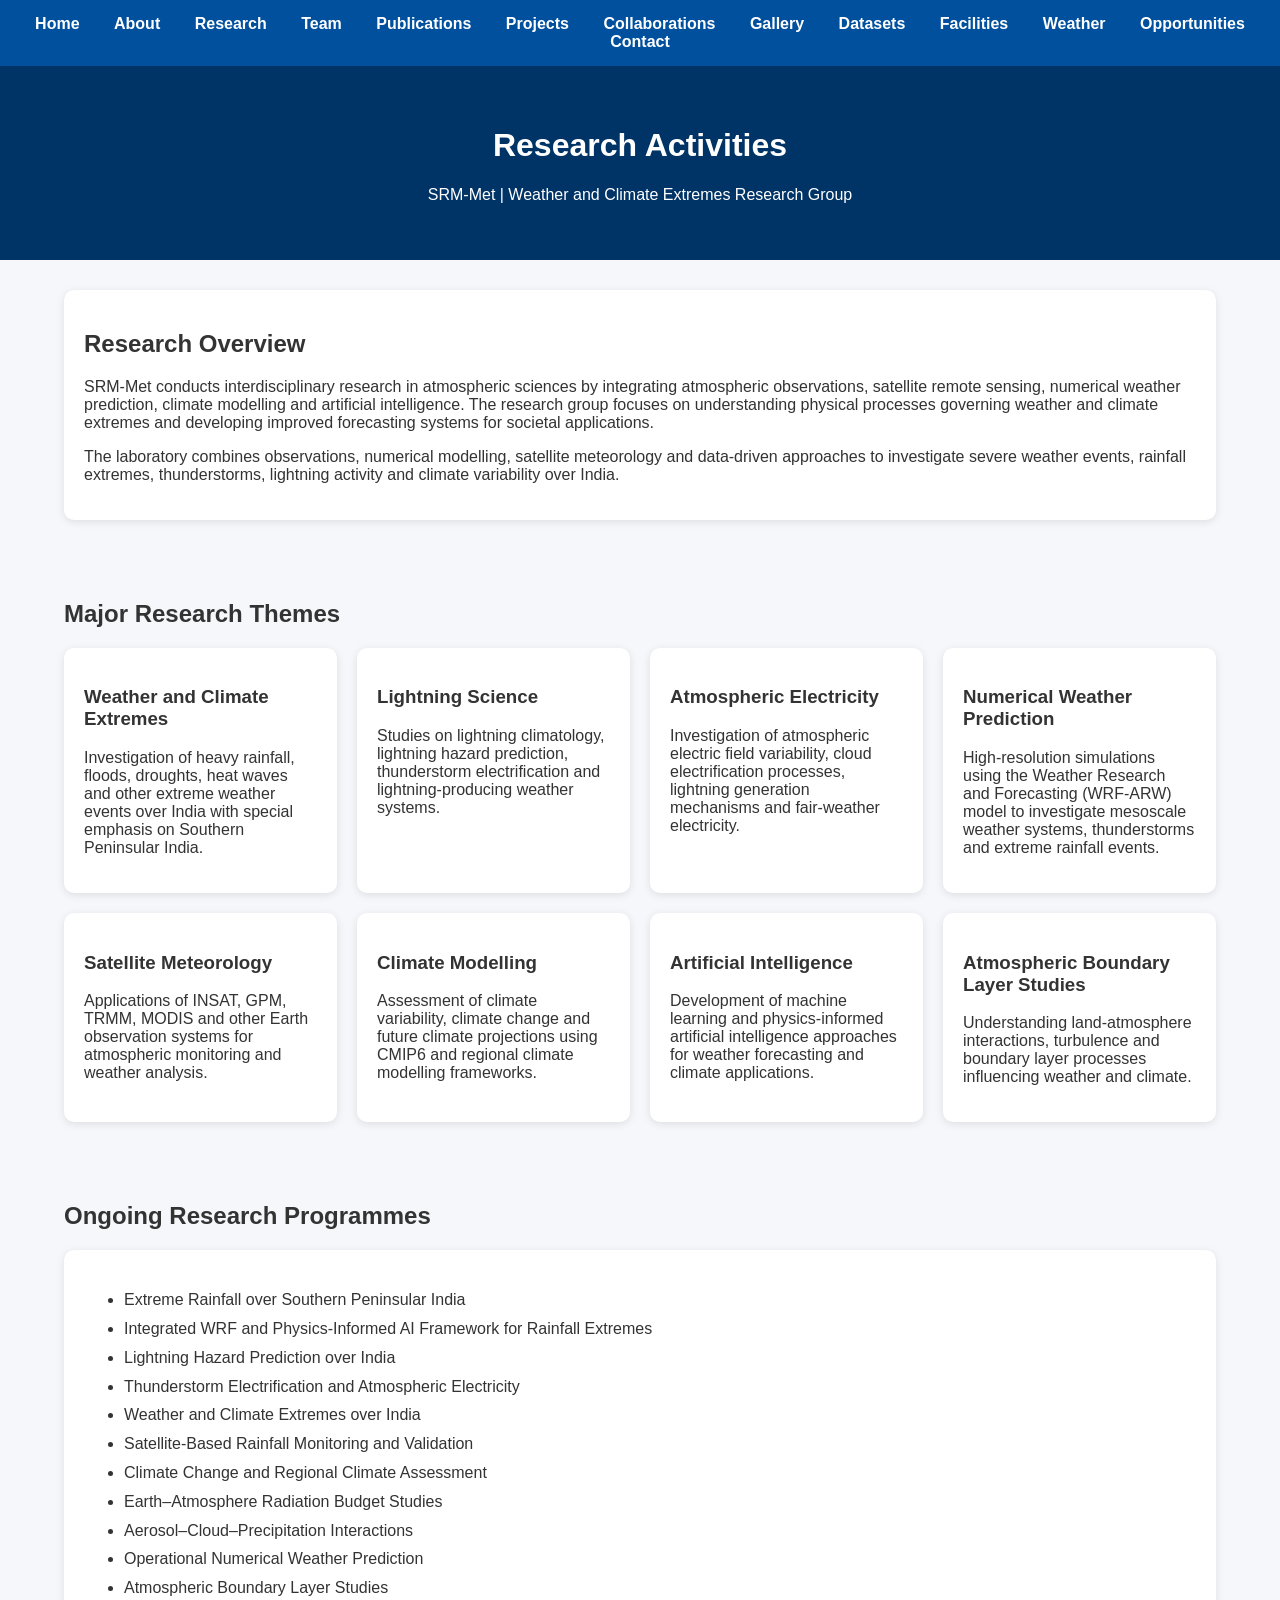
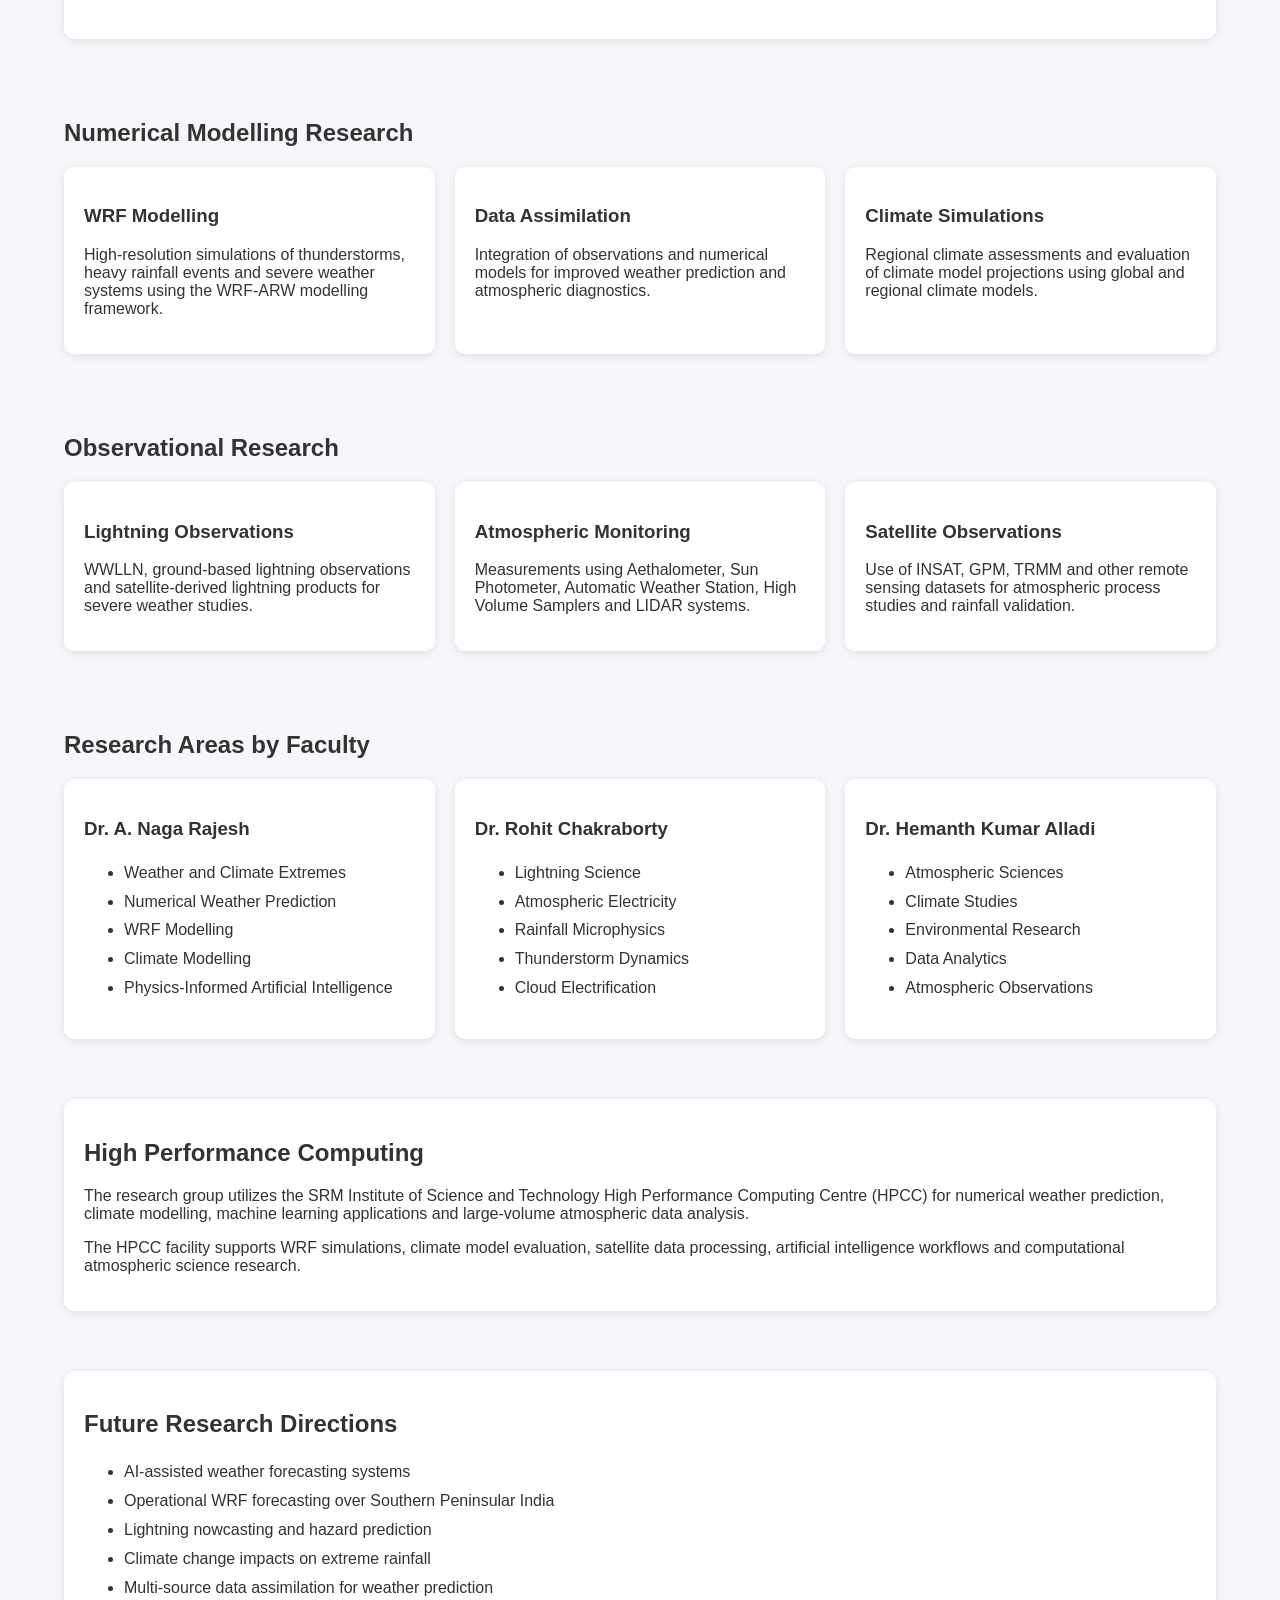
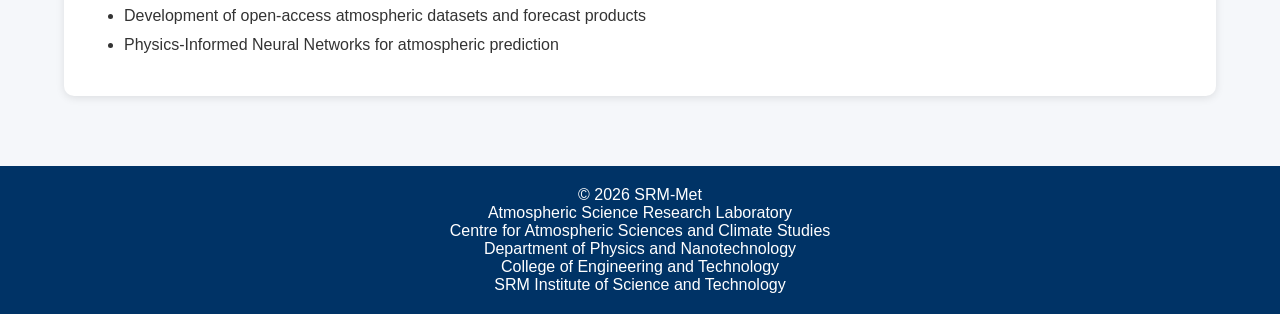
<file: research.html>
<!DOCTYPE html>

<html>

<head>

    <title>Research - SRM-Met</title>

    <link rel="stylesheet" href="css/style.css">

    <link rel="icon" href="images/logo.png">

    <meta charset="UTF-8">

    <meta name="viewport" content="width=device-width, initial-scale=1.0">
<!-- Google tag (gtag.js) -->
<script async src="https://www.googletagmanager.com/gtag/js?id=G-F5K1TEDGQZ"></script>
<script>
  window.dataLayer = window.dataLayer || [];
  function gtag(){dataLayer.push(arguments);}
  gtag('js', new Date());

  gtag('config', 'G-F5K1TEDGQZ');
</script>
</head>

<body>

<nav>

    <a href="index.html">Home</a>
    <a href="about.html">About</a>
    <a href="research.html">Research</a>
    <a href="team.html">Team</a>
    <a href="publications.html">Publications</a>
    <a href="projects.html">Projects</a>
    <a href="collaborations.html">Collaborations</a>
    <a href="gallery.html">Gallery</a>
    <a href="datasets.html">Datasets</a>
    <a href="facilities.html">Facilities</a>
    <a href="weather.html">Weather</a>
    <a href="opportunities.html">Opportunities</a>
    <a href="contact.html">Contact</a>

</nav>

<header>

    <h1>Research Activities</h1>

    <p>SRM-Met | Weather and Climate Extremes Research Group</p>

</header>

<div class="container">

<section class="section">

<div class="card">

<h2>Research Overview</h2>

<p>
SRM-Met conducts interdisciplinary research in atmospheric sciences by integrating atmospheric observations, satellite remote sensing, numerical weather prediction, climate modelling and artificial intelligence. The research group focuses on understanding physical processes governing weather and climate extremes and developing improved forecasting systems for societal applications.
</p>

<p>
The laboratory combines observations, numerical modelling, satellite meteorology and data-driven approaches to investigate severe weather events, rainfall extremes, thunderstorms, lightning activity and climate variability over India.
</p>

</div>

</section>

<section class="section">

<h2>Major Research Themes</h2>

<div class="grid">

<div class="card">

<h3>Weather and Climate Extremes</h3>

<p>
Investigation of heavy rainfall, floods, droughts, heat waves and other extreme weather events over India with special emphasis on Southern Peninsular India.
</p>

</div>

<div class="card">

<h3>Lightning Science</h3>

<p>
Studies on lightning climatology, lightning hazard prediction, thunderstorm electrification and lightning-producing weather systems.
</p>

</div>

<div class="card">

<h3>Atmospheric Electricity</h3>

<p>
Investigation of atmospheric electric field variability, cloud electrification processes, lightning generation mechanisms and fair-weather electricity.
</p>

</div>

<div class="card">

<h3>Numerical Weather Prediction</h3>

<p>
High-resolution simulations using the Weather Research and Forecasting (WRF-ARW) model to investigate mesoscale weather systems, thunderstorms and extreme rainfall events.
</p>

</div>

<div class="card">

<h3>Satellite Meteorology</h3>

<p>
Applications of INSAT, GPM, TRMM, MODIS and other Earth observation systems for atmospheric monitoring and weather analysis.
</p>

</div>

<div class="card">

<h3>Climate Modelling</h3>

<p>
Assessment of climate variability, climate change and future climate projections using CMIP6 and regional climate modelling frameworks.
</p>

</div>

<div class="card">

<h3>Artificial Intelligence</h3>

<p>
Development of machine learning and physics-informed artificial intelligence approaches for weather forecasting and climate applications.
</p>

</div>

<div class="card">

<h3>Atmospheric Boundary Layer Studies</h3>

<p>
Understanding land-atmosphere interactions, turbulence and boundary layer processes influencing weather and climate.
</p>

</div>

</div>

</section>

<section class="section">

<h2>Ongoing Research Programmes</h2>

<div class="card">

<ul>

<li>Extreme Rainfall over Southern Peninsular India</li>

<li>Integrated WRF and Physics-Informed AI Framework for Rainfall Extremes</li>

<li>Lightning Hazard Prediction over India</li>

<li>Thunderstorm Electrification and Atmospheric Electricity</li>

<li>Weather and Climate Extremes over India</li>

<li>Satellite-Based Rainfall Monitoring and Validation</li>

<li>Climate Change and Regional Climate Assessment</li>

<li>Earth–Atmosphere Radiation Budget Studies</li>

<li>Aerosol–Cloud–Precipitation Interactions</li>

<li>Operational Numerical Weather Prediction</li>

<li>Atmospheric Boundary Layer Studies</li>

</ul>

</div>

</section>

<section class="section">

<h2>Numerical Modelling Research</h2>

<div class="grid">

<div class="card">

<h3>WRF Modelling</h3>

<p>
High-resolution simulations of thunderstorms, heavy rainfall events and severe weather systems using the WRF-ARW modelling framework.
</p>

</div>

<div class="card">

<h3>Data Assimilation</h3>

<p>
Integration of observations and numerical models for improved weather prediction and atmospheric diagnostics.
</p>

</div>

<div class="card">

<h3>Climate Simulations</h3>

<p>
Regional climate assessments and evaluation of climate model projections using global and regional climate models.
</p>

</div>

</div>

</section>

<section class="section">

<h2>Observational Research</h2>

<div class="grid">

<div class="card">

<h3>Lightning Observations</h3>

<p>
WWLLN, ground-based lightning observations and satellite-derived lightning products for severe weather studies.
</p>

</div>

<div class="card">

<h3>Atmospheric Monitoring</h3>

<p>
Measurements using Aethalometer, Sun Photometer, Automatic Weather Station, High Volume Samplers and LIDAR systems.
</p>

</div>

<div class="card">

<h3>Satellite Observations</h3>

<p>
Use of INSAT, GPM, TRMM and other remote sensing datasets for atmospheric process studies and rainfall validation.
</p>

</div>

</div>

</section>

<section class="section">

<h2>Research Areas by Faculty</h2>

<div class="grid">

<div class="card">

<h3>Dr. A. Naga Rajesh</h3>

<ul>
<li>Weather and Climate Extremes</li>
<li>Numerical Weather Prediction</li>
<li>WRF Modelling</li>
<li>Climate Modelling</li>
<li>Physics-Informed Artificial Intelligence</li>
</ul>

</div>

<div class="card">

<h3>Dr. Rohit Chakraborty</h3>

<ul>
<li>Lightning Science</li>
<li>Atmospheric Electricity</li>
<li>Rainfall Microphysics</li>
<li>Thunderstorm Dynamics</li>
<li>Cloud Electrification</li>
</ul>

</div>

<div class="card">

<h3>Dr. Hemanth Kumar Alladi</h3>

<ul>
<li>Atmospheric Sciences</li>
<li>Climate Studies</li>
<li>Environmental Research</li>
<li>Data Analytics</li>
<li>Atmospheric Observations</li>
</ul>

</div>

</div>

</section>

<section class="section">

<div class="card">

<h2>High Performance Computing</h2>

<p>
The research group utilizes the SRM Institute of Science and Technology High Performance Computing Centre (HPCC) for numerical weather prediction, climate modelling, machine learning applications and large-volume atmospheric data analysis.
</p>

<p>
The HPCC facility supports WRF simulations, climate model evaluation, satellite data processing, artificial intelligence workflows and computational atmospheric science research.
</p>

</div>

</section>

<section class="section">

<div class="card">

<h2>Future Research Directions</h2>

<ul>

<li>AI-assisted weather forecasting systems</li>

<li>Operational WRF forecasting over Southern Peninsular India</li>

<li>Lightning nowcasting and hazard prediction</li>

<li>Climate change impacts on extreme rainfall</li>

<li>Multi-source data assimilation for weather prediction</li>

<li>Development of open-access atmospheric datasets and forecast products</li>

<li>Physics-Informed Neural Networks for atmospheric prediction</li>

</ul>

</div>

</section>

</div>

<footer>

© 2026 SRM-Met<br>

Atmospheric Science Research Laboratory<br>

Centre for Atmospheric Sciences and Climate Studies<br>

Department of Physics and Nanotechnology<br>

College of Engineering and Technology<br>

SRM Institute of Science and Technology

</footer>

</body>

</html>
</file>
<file: css/style.css>
body{
    font-family: Arial, Helvetica, sans-serif;
    margin:0;
    background:#f5f7fa;
    color:#333;
}

.hero{
    background-image:
    linear-gradient(
        rgba(0,0,0,0.45),
        rgba(0,0,0,0.45)
    ),
    url("/images/banner.png");

    background-size: cover;
    background-position: center center;
    background-repeat: no-repeat;

    color: white;
    text-align: center;
    padding: 100px 20px;
}

.hero h1{
    font-size:3rem;
    margin-bottom:10px;
}

.hero h2{
    margin:10px 0;
    font-weight:normal;
}

.hero h3{
    margin:10px 0;
}

.hero p{
    font-size:1.2rem;
}

header{
    background:#003366;
    color:white;
    text-align:center;
    padding:40px;
}

nav{
    background:#00509e;
    padding:15px;
    text-align:center;
}

nav a{
    color:white;
    text-decoration:none;
    margin:0 15px;
    font-weight:bold;
}

nav a:hover{
    color:#ffcc00;
}

.container{
    width:90%;
    max-width:1200px;
    margin:auto;
}

.section{
    padding:30px 0;
}

.grid{
    display:grid;
    grid-template-columns:repeat(auto-fit,minmax(250px,1fr));
    gap:20px;
}

.card{
    background:white;
    padding:20px;
    border-radius:10px;
    box-shadow:0 2px 8px rgba(0,0,0,0.1);
}

.profile-card{
    text-align:center;
}

.profile-card img{
    width:180px;
    height:220px;
    object-fit:cover;
    border-radius:10px;
    border:3px solid #003366;
    margin-bottom:10px;
}

.profile-card h3{
    margin-top:10px;
}

ul{
    line-height:1.8;
}

footer{
    background:#003366;
    color:white;
    text-align:center;
    padding:20px;
    margin-top:40px;
}

img{
    max-width:100%;
}

@media screen and (max-width:768px){

    nav a{
        display:block;
        margin:10px 0;
    }

    .hero h1{
        font-size:2rem;
    }

    .profile-card img{
        width:150px;
        height:190px;
    }
}
</file>
